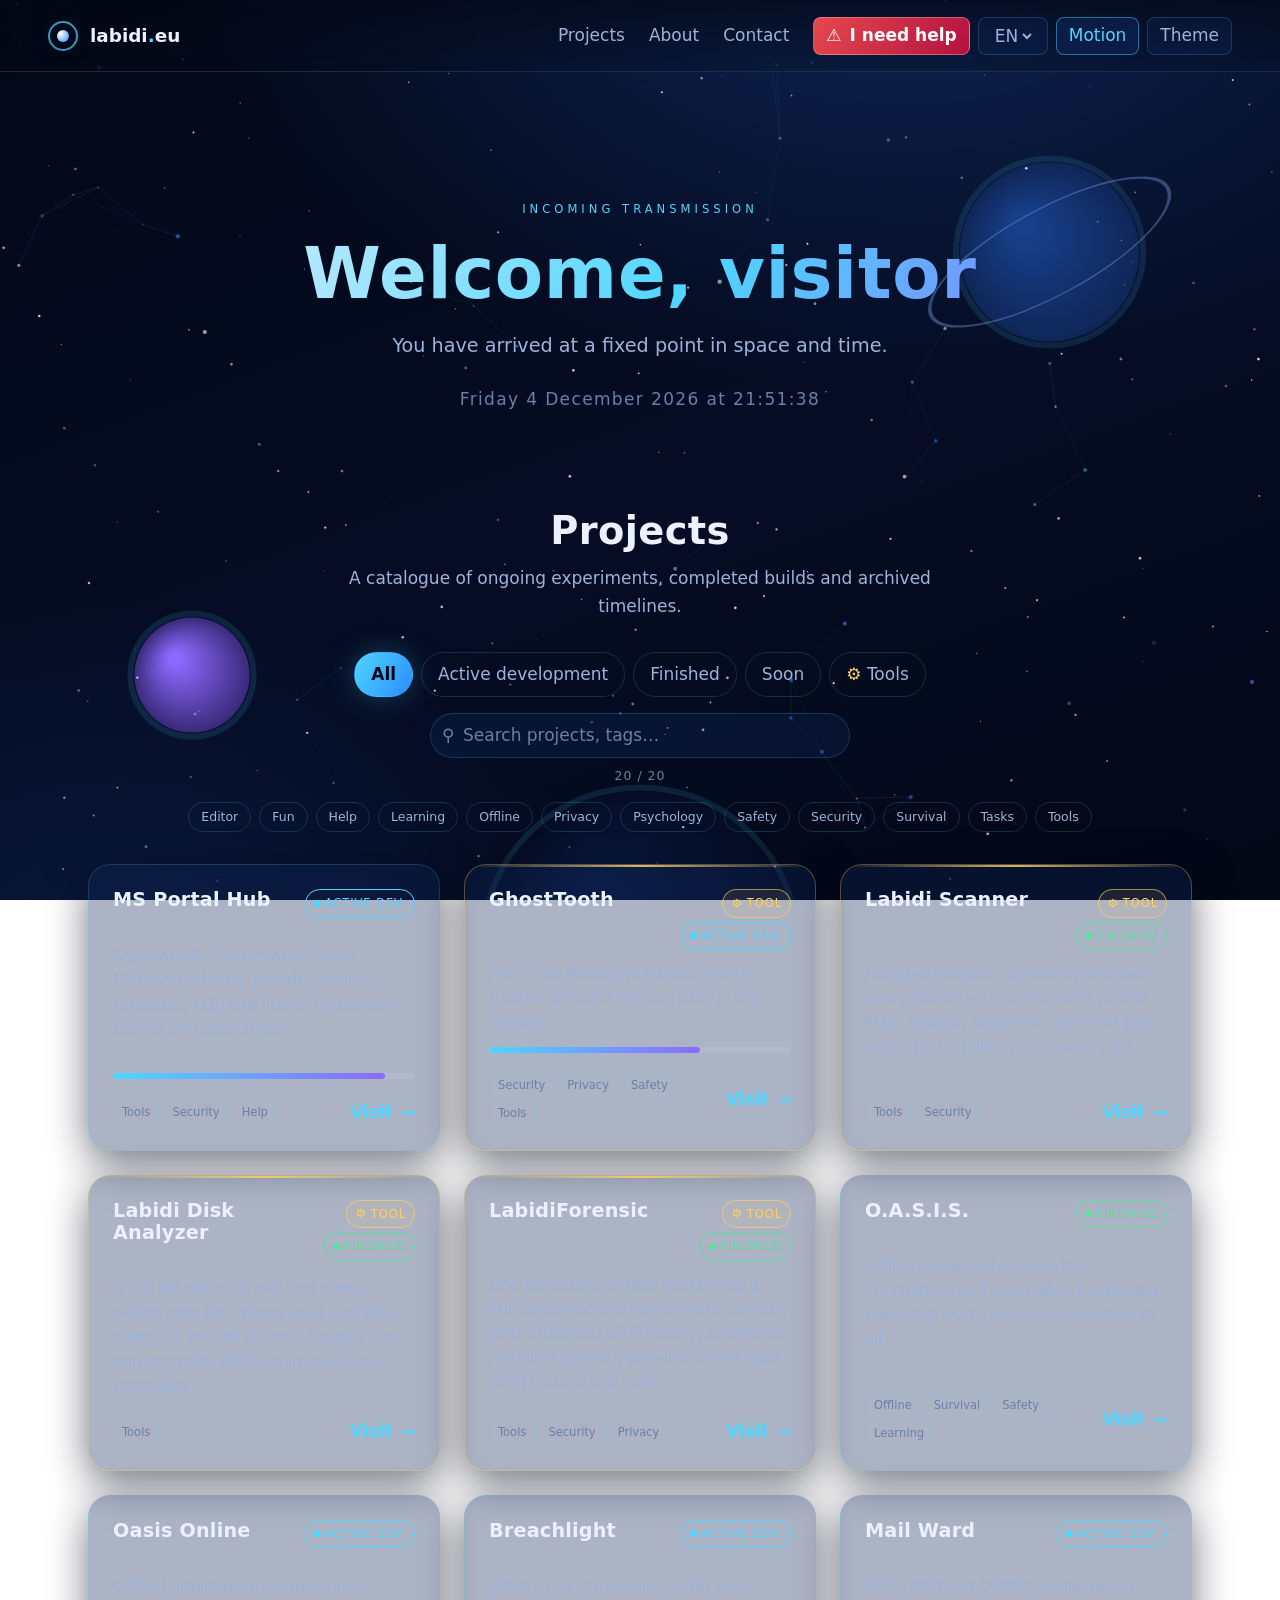
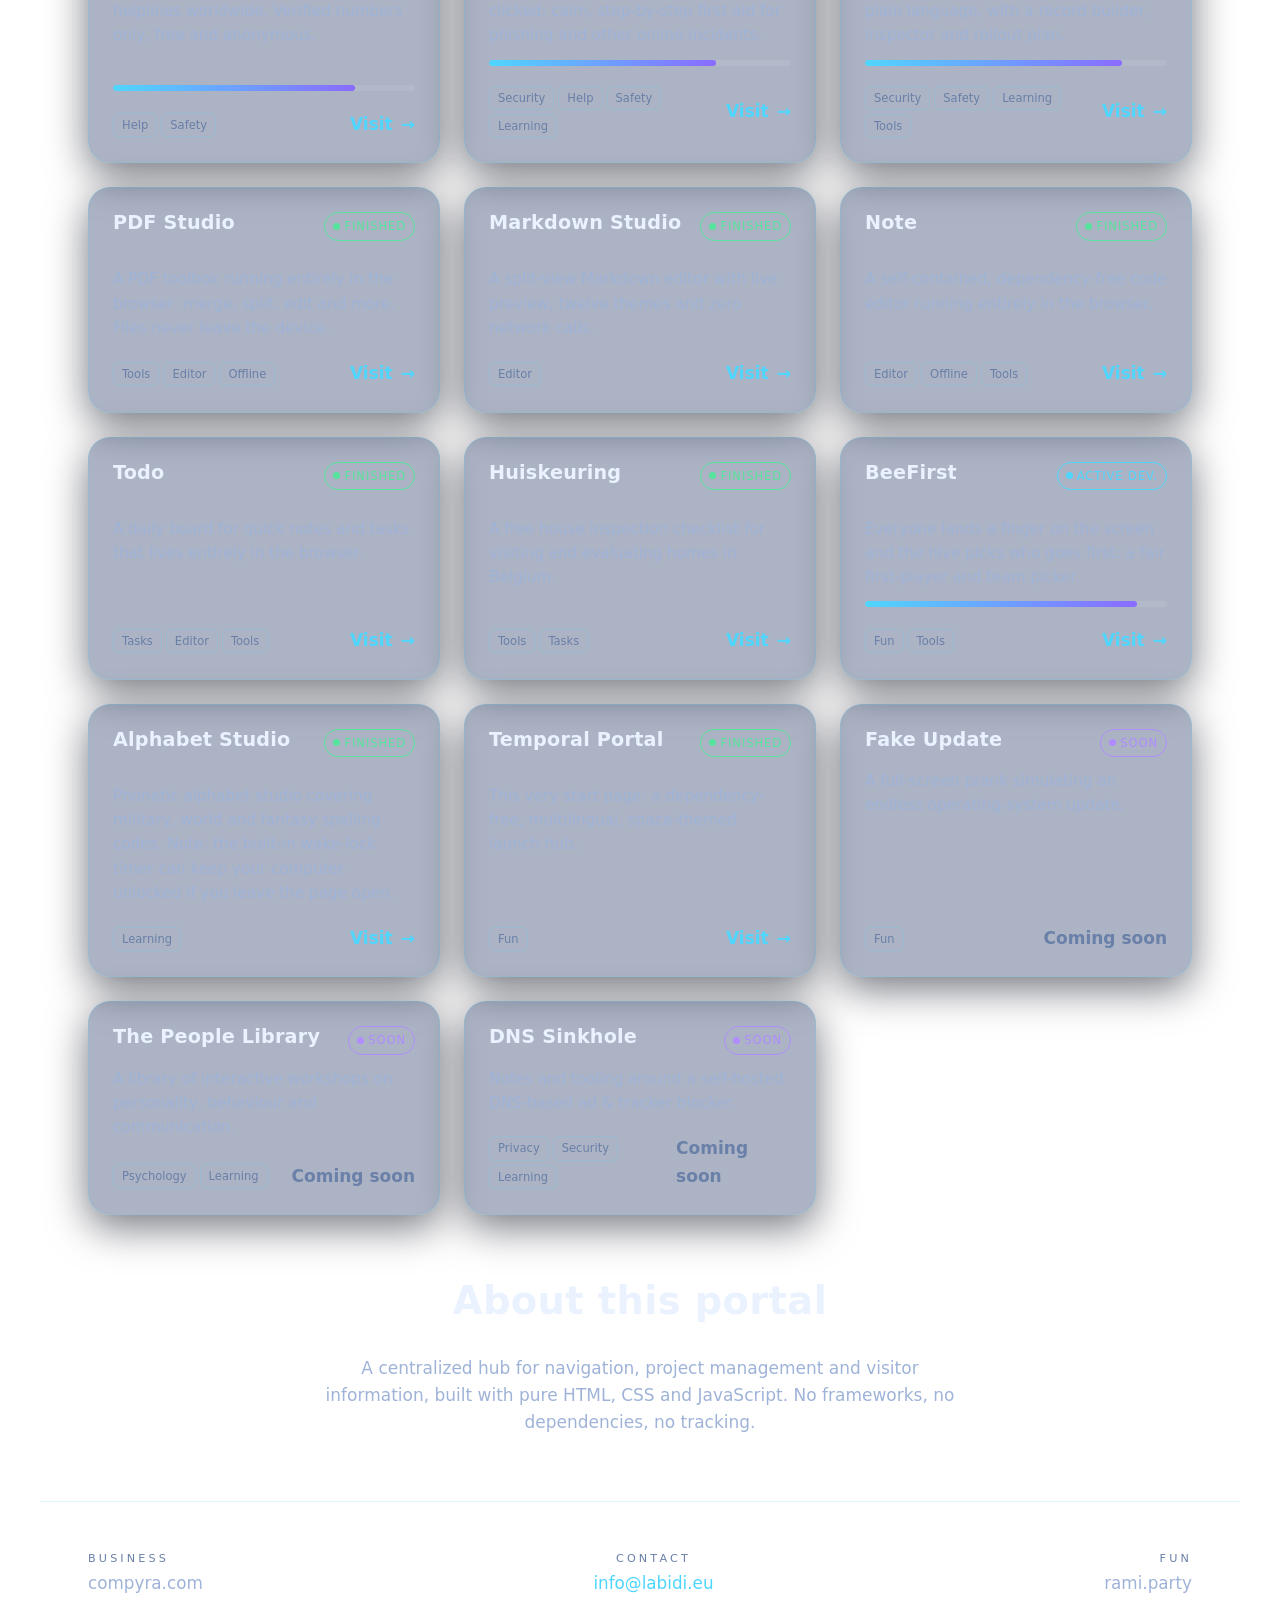
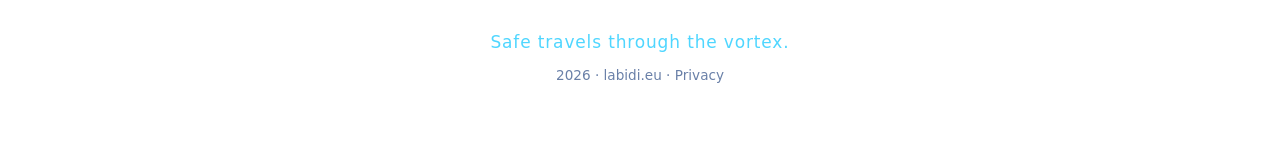
<file: index.html>
<!DOCTYPE html>
<html lang="en" data-theme="dark">
<head>
    <meta charset="UTF-8">
    <meta name="viewport" content="width=device-width, initial-scale=1.0">
    <meta name="description" content="labidi.eu: a futuristic portal for projects, navigation and temporal exploration.">
    <meta name="theme-color" content="#0a1a3f">
    <meta name="color-scheme" content="dark light">
    <title>labidi.eu // Temporal Portal</title>

    <link rel="icon" href="data:image/svg+xml,%3Csvg xmlns='http://www.w3.org/2000/svg' viewBox='0 0 100 100'%3E%3Ctext y='.9em' font-size='90'%3E%F0%9F%9B%B8%3C/text%3E%3C/svg%3E">

    <link rel="stylesheet" href="css/variables.css">
    <link rel="stylesheet" href="css/base.css">
    <link rel="stylesheet" href="css/layout.css">
    <link rel="stylesheet" href="css/components.css">
    <link rel="stylesheet" href="css/animations.css">
    <link rel="stylesheet" href="css/responsive.css">
</head>
<body>
    <!-- Background canvas: space particles + planets -->
    <canvas id="space-canvas" aria-hidden="true"></canvas>

    <!-- Skip link for accessibility -->
    <a class="skip-link" href="#main">Skip to content</a>

    <!-- ===================== HEADER ===================== -->
    <header class="site-header" role="banner">
        <div class="brand">
            <span class="brand__mark" aria-hidden="true">
                <span class="brand__ring"></span>
                <span class="brand__core"></span>
            </span>
            <span class="brand__name">labidi<span class="brand__dot">.</span>eu</span>
        </div>

        <nav class="main-nav" aria-label="Primary">
            <ul class="main-nav__list">
                <li><a class="main-nav__link" href="#projects" data-i18n="nav.projects">Projects</a></li>
                <li><a class="main-nav__link" href="#about" data-i18n="nav.about">About</a></li>
                <li><a class="main-nav__link" href="#contact" data-i18n="nav.contact">Contact</a></li>
            </ul>
        </nav>

        <div class="header-controls">
            <button id="sos-open" class="control control--btn control--sos" type="button">
                <span aria-hidden="true">&#9888;</span>
                <span data-i18n="sos.button">I need help</span>
            </button>

            <label class="control control--select" for="lang-select">
                <span class="sr-only" data-i18n="controls.language">Language</span>
                <select id="lang-select" aria-label="Language">
                    <option value="en">EN</option>
                    <option value="fr">FR</option>
                    <option value="de">DE</option>
                    <option value="ar">AR</option>
                </select>
            </label>

            <button id="motion-toggle" class="control control--btn" type="button" aria-pressed="false">
                <span data-i18n="controls.motion">Motion</span>
            </button>

            <button id="theme-toggle" class="control control--btn" type="button" aria-pressed="false">
                <span data-i18n="controls.theme">Theme</span>
            </button>
        </div>
    </header>

    <!-- ===================== MAIN ===================== -->
    <main id="main" class="site-main">

        <!-- Welcome banner -->
        <section class="welcome" aria-labelledby="welcome-title">
            <p class="welcome__eyebrow" data-i18n="welcome.eyebrow">Incoming transmission</p>
            <h1 id="welcome-title" class="welcome__title">
                <span data-i18n="welcome.greeting">Welcome, visitor</span>
            </h1>
            <p class="welcome__subtitle" data-i18n="welcome.subtitle">
                You have arrived at a fixed point in space and time.
            </p>
            <p class="welcome__clock" id="clock" aria-live="polite"></p>
        </section>

        <!-- Projects -->
        <section id="projects" class="projects" aria-labelledby="projects-title">
            <div class="section-head">
                <h2 id="projects-title" class="section-head__title" data-i18n="projects.title">Projects</h2>
                <p class="section-head__lead" data-i18n="projects.lead">
                    A catalogue of ongoing experiments, completed builds and archived timelines.
                </p>
            </div>

            <div class="filters" role="group" aria-label="Filter projects">
                <button class="filter is-active" type="button" data-filter="all" data-i18n="filters.all">All</button>
                <button class="filter" type="button" data-filter="active" data-i18n="filters.active">Active</button>
                <button class="filter" type="button" data-filter="finished" data-i18n="filters.finished">Finished</button>
                <button class="filter" type="button" data-filter="soon" data-i18n="filters.soon">Soon</button>
                <button class="filter filter--tools" type="button" data-filter="tools" data-i18n="filters.tools">Tools</button>
            </div>

            <div class="project-search">
                <label class="sr-only" for="project-search-input" data-i18n="search.label">Search projects</label>
                <div class="project-search__field">
                    <span class="project-search__icon" aria-hidden="true">&#9906;</span>
                    <input id="project-search-input" class="project-search__input" type="search"
                           autocomplete="off" spellcheck="false"
                           placeholder="Search projects, tags&hellip;"
                           data-i18n-placeholder="search.placeholder">
                </div>
                <p id="project-count" class="project-search__count" aria-live="polite"></p>
            </div>

            <div class="tagbar">
                <div id="tag-cloud" class="tag-cloud" role="group"
                     aria-label="Filter by tag" data-i18n-aria-label="tags.label"></div>
                <button id="tag-clear" class="tag-chip tag-chip--clear" type="button" hidden
                        data-i18n="tags.clear">Clear tags</button>
            </div>

            <ul id="project-grid" class="project-grid"></ul>
        </section>

        <!-- About -->
        <section id="about" class="about" aria-labelledby="about-title">
            <div class="section-head">
                <h2 id="about-title" class="section-head__title" data-i18n="about.title">About this portal</h2>
            </div>
            <p class="about__text" data-i18n="about.text">
                A centralized hub for navigation, project management and visitor information,
                built with pure HTML, CSS and JavaScript. No frameworks, no dependencies, no tracking.
            </p>
        </section>
    </main>

    <!-- ===================== URGENT HELP DIALOG ===================== -->
    <dialog id="sos-dialog" class="sos-dialog" aria-labelledby="sos-title">
        <div class="sos-dialog__body">
            <div class="sos-dialog__head">
                <h2 id="sos-title" class="sos-dialog__title" data-i18n="sos.title">Need help right now?</h2>
                <button id="sos-close" class="sos-dialog__close" type="button"
                        aria-label="Close" data-i18n-aria-label="sos.close">&#10005;</button>
            </div>
            <p class="sos-dialog__lead" data-i18n="sos.lead">Pick the situation that matches yours.</p>

            <div class="sos-options">
                <a class="sos-option" href="https://help.labidi.eu" rel="noopener noreferrer">
                    <span class="sos-option__title" data-i18n="sos.online.title">I need someone, right now</span>
                    <span class="sos-option__desc" data-i18n="sos.online.desc">Society is working and you have network access. Find official helplines and someone to talk to.</span>
                    <span class="sos-option__domain">help.labidi.eu</span>
                </a>
                <a class="sos-option" href="https://oasis.labidi.eu" rel="noopener noreferrer">
                    <span class="sos-option__title" data-i18n="sos.offline.title">Society is not OK, or I have no network</span>
                    <span class="sos-option__desc" data-i18n="sos.offline.desc">An offline survival guide with the knowledge to keep going when nothing else works.</span>
                    <span class="sos-option__domain">oasis.labidi.eu</span>
                </a>
                <a class="sos-option" href="https://breach.labidi.eu" rel="noopener noreferrer">
                    <span class="sos-option__title" data-i18n="sos.cyber.title">I got phished, hacked or scammed</span>
                    <span class="sos-option__desc" data-i18n="sos.cyber.desc">First aid for online incidents: what to do the moment after you clicked.</span>
                    <span class="sos-option__domain">breach.labidi.eu</span>
                </a>
            </div>

            <p class="sos-dialog__contact">
                <span data-i18n="sos.contact">Something else going on? Contact me and I will see what I can do to help.</span>
                <a class="sos-dialog__mail" href="mailto:info@labidi.eu">info@labidi.eu</a>
            </p>
        </div>
    </dialog>

    <!-- ===================== FOOTER ===================== -->
    <footer id="contact" class="site-footer" role="contentinfo">
        <div class="footer-realms">
            <a class="footer-realm footer-realm--business" href="https://compyra.com"
               target="_blank" rel="noopener noreferrer">
                <span class="footer-realm__label" data-i18n="footer.business">Business</span>
                <span class="footer-realm__name">compyra.com</span>
            </a>

            <div class="footer-contact">
                <span class="footer-contact__label" data-i18n="footer.contact">Contact</span>
                <a class="footer-contact__mail" href="mailto:info@labidi.eu">info@labidi.eu</a>
            </div>

            <a class="footer-realm footer-realm--fun" href="https://rami.party"
               target="_blank" rel="noopener noreferrer">
                <span class="footer-realm__label" data-i18n="footer.fun">Fun</span>
                <span class="footer-realm__name">rami.party</span>
            </a>
        </div>

        <p class="site-footer__message" data-i18n="footer.message">
            Safe travels through the vortex.
        </p>
        <p class="site-footer__meta">
            <span id="footer-year"></span> &middot; labidi.eu &middot;
            <a class="site-footer__privacy" href="/privacy.html" data-i18n="footer.privacy">Privacy</a>
        </p>
    </footer>

    <!-- Scripts: order matters (data + i18n before main) -->
    <script src="js/i18n.js" defer></script>
    <script src="js/egg.js" defer></script>
    <script src="js/projects.js" defer></script>
    <script src="js/particles.js" defer></script>
    <script src="js/main.js" defer></script>
</body>
</html>
</file>
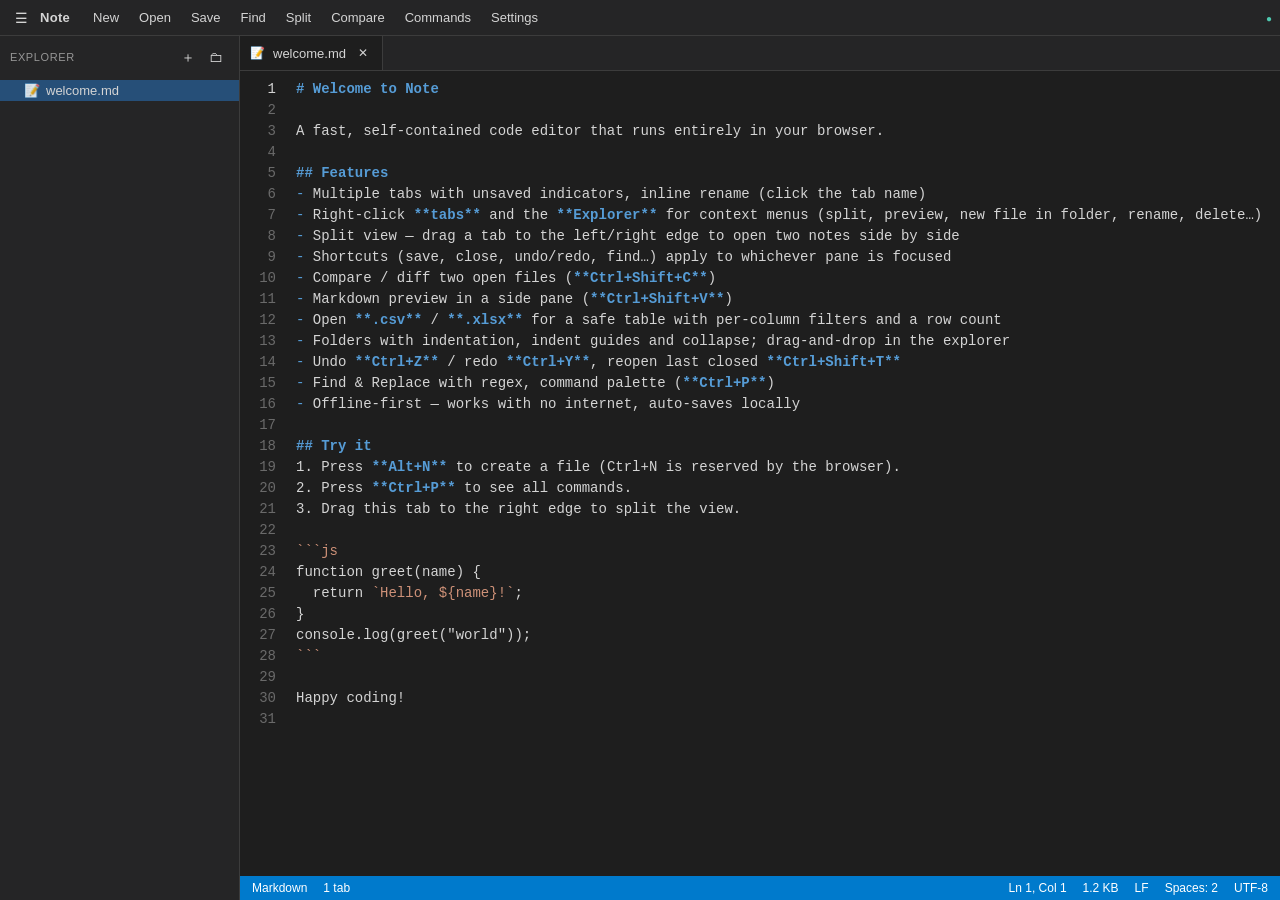
<file: testing/notepad/index.html>
<!DOCTYPE html>
<html lang="en">
<head>
  <meta charset="UTF-8" />
  <meta name="viewport" content="width=device-width, initial-scale=1.0, viewport-fit=cover" />
  <meta name="theme-color" content="#1e1e1e" />
  <meta name="description" content="A fast, self-contained, offline-first web code editor." />
  <title>Note — Web Code Editor</title>
  <link rel="icon" href="data:image/svg+xml,%3Csvg xmlns='http://www.w3.org/2000/svg' viewBox='0 0 100 100'%3E%3Crect width='100' height='100' rx='18' fill='%23007acc'/%3E%3Ctext x='50' y='72' font-size='64' text-anchor='middle' fill='white' font-family='monospace'%3E%7B%7D%3C/text%3E%3C/svg%3E" />
  <link rel="manifest" href="manifest.webmanifest" />
  <link rel="stylesheet" href="style.css" />
</head>
<body>
  <!-- ===== Menu / Toolbar ===== -->
  <header class="titlebar" role="banner">
    <div class="titlebar__left">
      <button class="icon-btn" id="toggleSidebar" title="Toggle Explorer (Ctrl+B)" aria-label="Toggle file explorer">☰</button>
      <span class="titlebar__brand">Note</span>
      <nav class="menu" aria-label="Main menu">
        <button class="menu__btn" data-cmd="file.new">New</button>
        <button class="menu__btn" data-cmd="file.open">Open</button>
        <button class="menu__btn" data-cmd="file.save">Save</button>
        <button class="menu__btn" data-cmd="edit.find">Find</button>
        <button class="menu__btn" data-cmd="view.splitFile">Split</button>
        <button class="menu__btn" data-cmd="edit.compare">Compare</button>
        <button class="menu__btn" data-cmd="view.palette">Commands</button>
        <button class="menu__btn" data-cmd="app.settings">Settings</button>
      </nav>
    </div>
    <div class="titlebar__right">
      <span class="conn" id="connStatus" title="Connection status">●</span>
    </div>
  </header>

  <!-- ===== Main layout ===== -->
  <div class="workbench">
    <!-- File explorer -->
    <aside class="sidebar" id="sidebar" aria-label="File explorer">
      <div class="sidebar__head">
        <span>Explorer</span>
        <div class="sidebar__actions">
          <button class="icon-btn" data-cmd="file.new" title="New file">＋</button>
          <button class="icon-btn" data-cmd="file.newFolder" title="New folder">🗀</button>
        </div>
      </div>
      <ul class="filetree" id="fileTree" role="tree"></ul>
    </aside>

    <!-- Editor area -->
    <main class="editor-area" role="main">
      <div class="tabs" id="tabs" role="tablist" aria-label="Open files"></div>

      <div class="panes" id="panes">
        <!-- Primary pane -->
        <section class="pane pane--primary" id="panePrimary">
          <div class="editor-wrap">
            <!-- Find / Replace widget -->
            <div class="find" id="findWidget" hidden>
              <div class="find__row">
                <input type="text" id="findInput" placeholder="Find" aria-label="Find" autocomplete="off" spellcheck="false" />
                <span class="find__count" id="findCount">0/0</span>
                <button class="icon-btn" id="findPrev" title="Previous (Shift+Enter)">▲</button>
                <button class="icon-btn" id="findNext" title="Next (Enter)">▼</button>
                <button class="icon-btn toggle" id="findCase" title="Match case">Aa</button>
                <button class="icon-btn toggle" id="findWord" title="Whole word">￭</button>
                <button class="icon-btn toggle" id="findRegex" title="Use regular expression">.*</button>
                <button class="icon-btn" id="findClose" title="Close (Esc)">✕</button>
              </div>
              <div class="find__row">
                <input type="text" id="replaceInput" placeholder="Replace" aria-label="Replace" autocomplete="off" spellcheck="false" />
                <button class="text-btn" id="replaceOne">Replace</button>
                <button class="text-btn" id="replaceAll">All</button>
              </div>
            </div>

            <div class="code" id="codeHost">
              <div class="gutter" id="gutter" aria-hidden="true"></div>
              <div class="code__scroll" id="codeScroll">
                <pre class="highlight" id="highlight" aria-hidden="true"><code></code></pre>
                <textarea class="input" id="input" spellcheck="false" autocomplete="off" autocapitalize="off"
                  autocorrect="off" wrap="off" aria-label="Code editor"></textarea>
              </div>
            </div>

            <div class="empty" id="emptyState">
              <div class="empty__box">
                <h1>Note</h1>
                <p>A self-contained, offline code editor.</p>
                <ul>
                  <li><kbd>Alt</kbd>+<kbd>N</kbd> — New file</li>
                  <li><kbd>Ctrl</kbd>+<kbd>O</kbd> — Open file</li>
                  <li><kbd>Ctrl</kbd>+<kbd>S</kbd> — Save file</li>
                  <li><kbd>Ctrl</kbd>+<kbd>P</kbd> — Command palette</li>
                  <li><kbd>Ctrl</kbd>+<kbd>F</kbd> — Find / Replace</li>
                </ul>
                <button class="text-btn primary" data-cmd="file.new">Create a file</button>
              </div>
            </div>
          </div>
        </section>

        <!-- Splitter -->
        <div class="splitter" id="splitter" hidden role="separator" aria-orientation="vertical" tabindex="0" title="Drag to resize"></div>

        <!-- Secondary pane -->
        <section class="pane pane--secondary" id="paneSecondary" hidden>
          <div class="pane__head">
            <span class="pane__title" id="secTitle">Preview</span>
            <div class="pane__actions">
              <select id="secMode" class="pane__select" aria-label="Side pane mode">
                <option value="preview">Markdown Preview</option>
                <option value="table">Table View</option>
                <option value="diff">Compare / Diff</option>
                <option value="editor">Second File</option>
              </select>
              <select id="secFile" class="pane__select" aria-label="Second file" hidden></select>
              <button class="icon-btn" id="secClose" title="Close split (merge)">✕</button>
            </div>
          </div>
          <div class="pane__body" id="secBody"></div>
        </section>
      </div>

      <!-- Drag-to-split drop zones (shown while dragging a tab) -->
      <div class="dropzones" id="dropzones" hidden aria-hidden="true">
        <div class="dropzone dropzone--left" data-zone="left"><span>Split Left</span></div>
        <div class="dropzone dropzone--right" data-zone="right"><span>Split Right</span></div>
      </div>

      <!-- Status bar -->
      <footer class="statusbar" role="contentinfo">
        <div class="statusbar__pane statusbar__pane--primary active" id="statusPrimary" data-pane="primary">
          <div class="statusbar__left">
            <span id="stLang" class="st-item" title="Language">Plain Text</span>
            <span id="stTabs" class="st-item" title="Open tabs">0 tabs</span>
          </div>
          <div class="statusbar__right">
            <span id="stPos" class="st-item" title="Cursor position">Ln 1, Col 1</span>
            <span id="stSel" class="st-item" hidden></span>
            <span id="stSize" class="st-item" title="File size">0 B</span>
            <span id="stEol" class="st-item" title="End of line sequence">LF</span>
            <span id="stIndent" class="st-item" title="Indentation">Spaces: 2</span>
            <span id="stEnc" class="st-item" title="Encoding">UTF-8</span>
          </div>
        </div>
        <div class="statusbar__pane statusbar__pane--secondary" id="statusSecondary" data-pane="secondary" hidden>
          <div class="statusbar__left">
            <span id="stLang2" class="st-item" title="Language (right pane)">Plain Text</span>
          </div>
          <div class="statusbar__right">
            <span id="stPos2" class="st-item" title="Cursor position (right pane)">Ln 1, Col 1</span>
            <span id="stSel2" class="st-item" hidden></span>
            <span id="stSize2" class="st-item" title="File size (right pane)">0 B</span>
          </div>
        </div>
      </footer>
    </main>
  </div>

  <!-- ===== Command palette ===== -->
  <div class="overlay" id="paletteOverlay" hidden>
    <div class="palette" role="dialog" aria-modal="true" aria-label="Command palette">
      <input type="text" id="paletteInput" placeholder="Type a command…" autocomplete="off" spellcheck="false" />
      <ul class="palette__list" id="paletteList"></ul>
    </div>
  </div>

  <!-- ===== Settings ===== -->
  <div class="overlay" id="settingsOverlay" hidden>
    <div class="dialog" role="dialog" aria-modal="true" aria-label="Settings">
      <div class="dialog__head">
        <h2>Settings</h2>
        <button class="icon-btn" id="settingsClose" title="Close">✕</button>
      </div>
      <div class="dialog__body" id="settingsBody"></div>
    </div>
  </div>

  <!-- ===== Go to line ===== -->
  <div class="overlay" id="gotoOverlay" hidden>
    <div class="palette" role="dialog" aria-modal="true" aria-label="Go to line">
      <input type="text" id="gotoInput" placeholder="Go to line…" inputmode="numeric" autocomplete="off" />
    </div>
  </div>

  <!-- Hidden file input for opening files -->
  <input type="file" id="fileOpener" multiple hidden accept=".txt,.js,.mjs,.ts,.jsx,.tsx,.html,.htm,.xml,.svg,.css,.scss,.less,.json,.webmanifest,.md,.markdown,.py,.pyw,.ps1,.psm1,.csv,.xlsx,.xls,.log,.yml,.yaml,.sh,.c,.cpp,.java,.go,.rs,.rb,.php,.sql" />

  <!-- Toast notifications -->
  <div class="toasts" id="toasts" aria-live="polite"></div>

  <script src="app.js"></script>
</body>
</html>
</file>
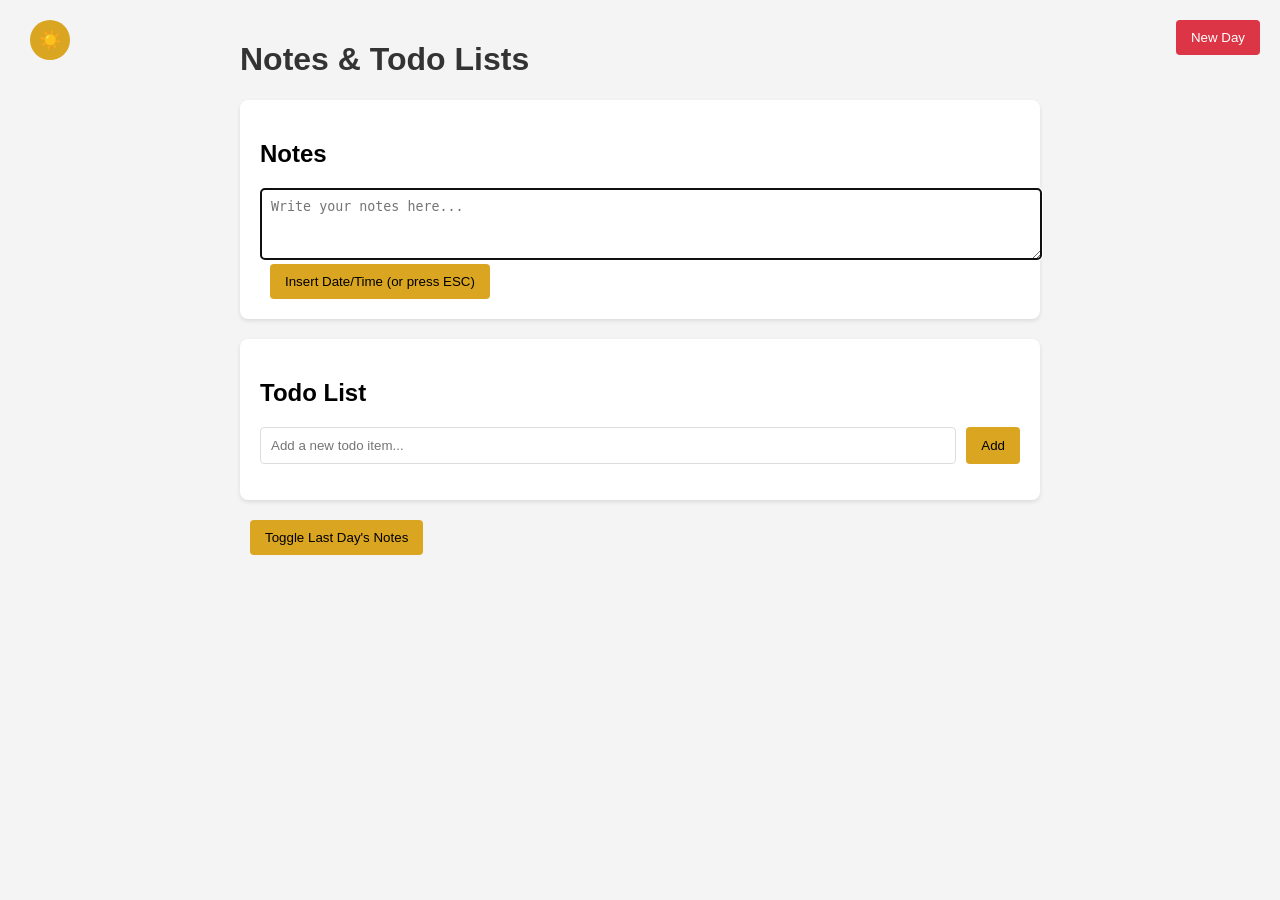
<file: testing/todo/index.html>
<!DOCTYPE html>
<html lang="en">
<head>
    <meta charset="UTF-8">
    <meta name="viewport" content="width=device-width, initial-scale=1.0">
    <title>Notes & Todo</title>
    <style>
        body {
            font-family: Arial, sans-serif;
            max-width: 800px;
            margin: 0 auto;
            padding: 20px;
            background-color: #f4f4f4;
        }
        h1 {
            color: #333;
        }
        .section {
            background: white;
            padding: 20px;
            margin-bottom: 20px;
            border-radius: 8px;
            box-shadow: 0 2px 4px rgba(0,0,0,0.1);
        }
        textarea {
            width: 100%;
            height: 200px;
            padding: 10px;
            border: 1px solid #ddd;
            border-radius: 4px;
            resize: vertical;
        }
        .todo-input {
            display: flex;
            margin-bottom: 10px;
        }
        input[type="text"] {
            flex: 1;
            padding: 10px;
            border: 1px solid #ddd;
            border-radius: 4px;
        }
        button {
            padding: 10px 15px;
            background: #DAA520;
            color: black;
            border: none;
            border-radius: 4px;
            cursor: pointer;
            margin-left: 10px;
        }
        button:hover {
            background: #B8860B;
        }
        ul {
            list-style: none;
            padding: 0;
        }
        li {
            display: flex;
            align-items: center;
            padding: 10px;
            border-bottom: 1px solid #eee;
        }
        li:last-child {
            border-bottom: none;
        }
        .todo-text {
            flex: 1;
        }
        .completed {
            text-decoration: line-through;
            color: #888;
        }
        .new-day-btn {
            position: absolute;
            top: 20px;
            right: 20px;
            padding: 10px 15px;
            background: #dc3545;
            color: white;
            border: none;
            border-radius: 4px;
            cursor: pointer;
        }
        .new-day-btn:hover {
            background: #c82333;
        }
        .dark-mode-toggle {
            position: absolute;
            top: 20px;
            left: 20px;
            padding: 10px;
            background: #DAA520;
            color: black;
            border: none;
            border-radius: 50%;
            cursor: pointer;
            font-size: 18px;
            width: 40px;
            height: 40px;
            display: flex;
            align-items: center;
            justify-content: center;
        }
        .dark-mode-toggle:hover {
            background: #B8860B;
        }
        body.dark-mode {
            background-color: #222;
            color: #fff;
        }
        body.dark-mode .section {
            background: #333;
            color: #fff;
        }
        body.dark-mode textarea,
        body.dark-mode input[type="text"] {
            background: #444;
            color: #fff;
            border: 1px solid #666;
        }
        body.dark-mode button {
            background: #555;
            color: #fff;
        }
        body.dark-mode button:hover {
            background: #666;
        }
        body.dark-mode .completed {
            color: #aaa;
        }
        body.dark-mode h1 {
            color: #DAA520;
        }
        body.dark-mode textarea[readonly] {
            background: #555;
            color: #fff;
        }
        /* Custom scrollbar */
        ::-webkit-scrollbar {
            width: 12px;
        }
        ::-webkit-scrollbar-track {
            background: #f1f1f1;
        }
        ::-webkit-scrollbar-thumb {
            background: #DAA520;
            border-radius: 6px;
        }
        ::-webkit-scrollbar-thumb:hover {
            background: #B8860B;
        }
        body.dark-mode ::-webkit-scrollbar-track {
            background: #333;
        }
        body.dark-mode ::-webkit-scrollbar-thumb {
            background: #DAA520;
        }
        body.dark-mode ::-webkit-scrollbar-thumb:hover {
            background: #B8860B;
        }
        /* Firefox scrollbar */
        * {
            scrollbar-width: thin;
            scrollbar-color: #DAA520 #f1f1f1;
        }
        body.dark-mode * {
            scrollbar-color: #DAA520 #333;
        }
    </style>
</head>
<body>
    <pre style="display: none;">
  /\_/\  
 ( o.o ) 
  > ^ < 
You're looking at my code! 😺
Lovely to see you here.
Have a great day!
Rami
    </pre>
    <h1>Notes & Todo Lists</h1>
    <button class="dark-mode-toggle" onclick="toggleDarkMode()">☀️</button>
    <button class="new-day-btn" onclick="newDay()">New Day</button>

    <div class="section">
        <h2>Notes</h2>
        <textarea id="notes" placeholder="Write your notes here..." autofocus></textarea>
        <button onclick="insertDateTime()" title="Insert Date/Time (or press ESC)">Insert Date/Time (or press ESC)</button>
    </div>

    <div class="section">
        <h2>Todo List</h2>
        <div class="todo-input">
            <input type="text" id="new-todo" placeholder="Add a new todo item...">
            <button onclick="addTodo()">Add</button>
        </div>
        <ul id="todo-list"></ul>
    </div>

    <script>
        // Load saved data on page load
        document.addEventListener('DOMContentLoaded', function() {
            loadNotes();
            loadTodos();
            if (localStorage.getItem('darkMode') === 'true') {
                document.body.classList.add('dark-mode');
            }
        });

        // Notes functionality
        const notesTextarea = document.getElementById('notes');

        function loadNotes() {
            const savedNotes = localStorage.getItem('notes');
            if (savedNotes) {
                notesTextarea.value = savedNotes;
            }
            autoResizeTextarea();
        }

        notesTextarea.addEventListener('input', function() {
            localStorage.setItem('notes', notesTextarea.value);
            autoResizeTextarea();
        });

        function insertDateTime() {
            const now = new Date();
            const dt = now.toLocaleString();
            notesTextarea.value += '\n' + dt;
            localStorage.setItem('notes', notesTextarea.value);
            autoResizeTextarea();
        }

        function autoResizeTextarea(textarea = notesTextarea) {
            textarea.style.height = 'auto';
            const maxHeight = window.innerHeight / 2;
            const scrollHeight = textarea.scrollHeight;
            const minHeight = textarea.id === 'last-day-notes' ? 250 : 0;
            textarea.style.height = Math.max(minHeight, Math.min(scrollHeight, maxHeight)) + 'px';
        }

        function newDay() {
            if (confirm("This will move current notes to 'Last Day's Notes' and clear them, keeping unfinished todos. Are you sure?")) {
                // Save current notes
                localStorage.setItem('last_day_notes', notesTextarea.value);
                // Clear notes
                notesTextarea.value = '';
                localStorage.setItem('notes', '');
                // Remove completed todos
                const lis = todoList.querySelectorAll('li');
                lis.forEach(li => {
                    if (li.querySelector('input[type="checkbox"]').checked) {
                        li.remove();
                    }
                });
                saveTodos();
                // Update last day section if visible
                const textarea = document.getElementById('last-day-notes');
                if (textarea) {
                    textarea.value = localStorage.getItem('last_day_notes');
                    autoResizeTextarea(textarea);
                }
            }
        }

        function toggleDarkMode() {
            document.body.classList.toggle('dark-mode');
            localStorage.setItem('darkMode', document.body.classList.contains('dark-mode'));
        }

        function toggleLastDayNotes() {
            const section = document.getElementById('last-day-section');
            const textarea = document.getElementById('last-day-notes');
            const lastNotes = localStorage.getItem('last_day_notes');
            if (lastNotes) {
                textarea.value = lastNotes;
                autoResizeTextarea(textarea);
                section.style.display = section.style.display === 'none' ? 'block' : 'none';
            } else {
                alert('No previous day\'s notes available.');
            }
        }

        // Todo functionality
        const todoInput = document.getElementById('new-todo');
        const todoList = document.getElementById('todo-list');

        function loadTodos() {
            const savedTodos = JSON.parse(localStorage.getItem('todos') || '[]');
            savedTodos.forEach(todo => addTodoToList(todo.text, todo.completed));
        }

        function addTodo() {
            const text = todoInput.value.trim();
            if (text) {
                addTodoToList(text, false);
                saveTodos();
                todoInput.value = '';
            }
        }

        function addTodoToList(text, completed) {
            const li = document.createElement('li');
            const checkbox = document.createElement('input');
            checkbox.type = 'checkbox';
            checkbox.checked = completed;
            checkbox.addEventListener('change', function() {
                span.classList.toggle('completed');
                saveTodos();
            });

            const span = document.createElement('span');
            span.className = 'todo-text';
            span.textContent = text;
            if (completed) span.classList.add('completed');
            span.addEventListener('click', function() {
                checkbox.click();
            });

            const deleteBtn = document.createElement('button');
            deleteBtn.textContent = 'Delete';
            deleteBtn.onclick = function() {
                li.remove();
                saveTodos();
            };

            li.appendChild(checkbox);
            li.appendChild(span);
            li.appendChild(deleteBtn);
            todoList.appendChild(li);
        }

        function saveTodos() {
            const todos = [];
            todoList.querySelectorAll('li').forEach(li => {
                const text = li.querySelector('.todo-text').textContent;
                const completed = li.querySelector('input[type="checkbox"]').checked;
                todos.push({ text, completed });
            });
            localStorage.setItem('todos', JSON.stringify(todos));
        }

        // Allow adding todo with Enter key
        todoInput.addEventListener('keypress', function(e) {
            if (e.key === 'Enter') {
                addTodo();
            }
        });

        // Insert date/time on ESC key
        document.addEventListener('keydown', function(e) {
            if (e.key === 'Escape') {
                insertDateTime();
            }
        });

        // Focus notes textarea when clicking elsewhere on the page
        document.addEventListener('click', function(e) {
            if (!e.target.matches('input, button, textarea')) {
                notesTextarea.focus();
            }
        });
    </script>

    <button onclick="toggleLastDayNotes()">Toggle Last Day's Notes</button>

    <div class="section" id="last-day-section" style="display: none;">
        <h2>Last Day's Notes</h2>
        <textarea id="last-day-notes" readonly></textarea>
    </div>

</body>
</html>
</file>
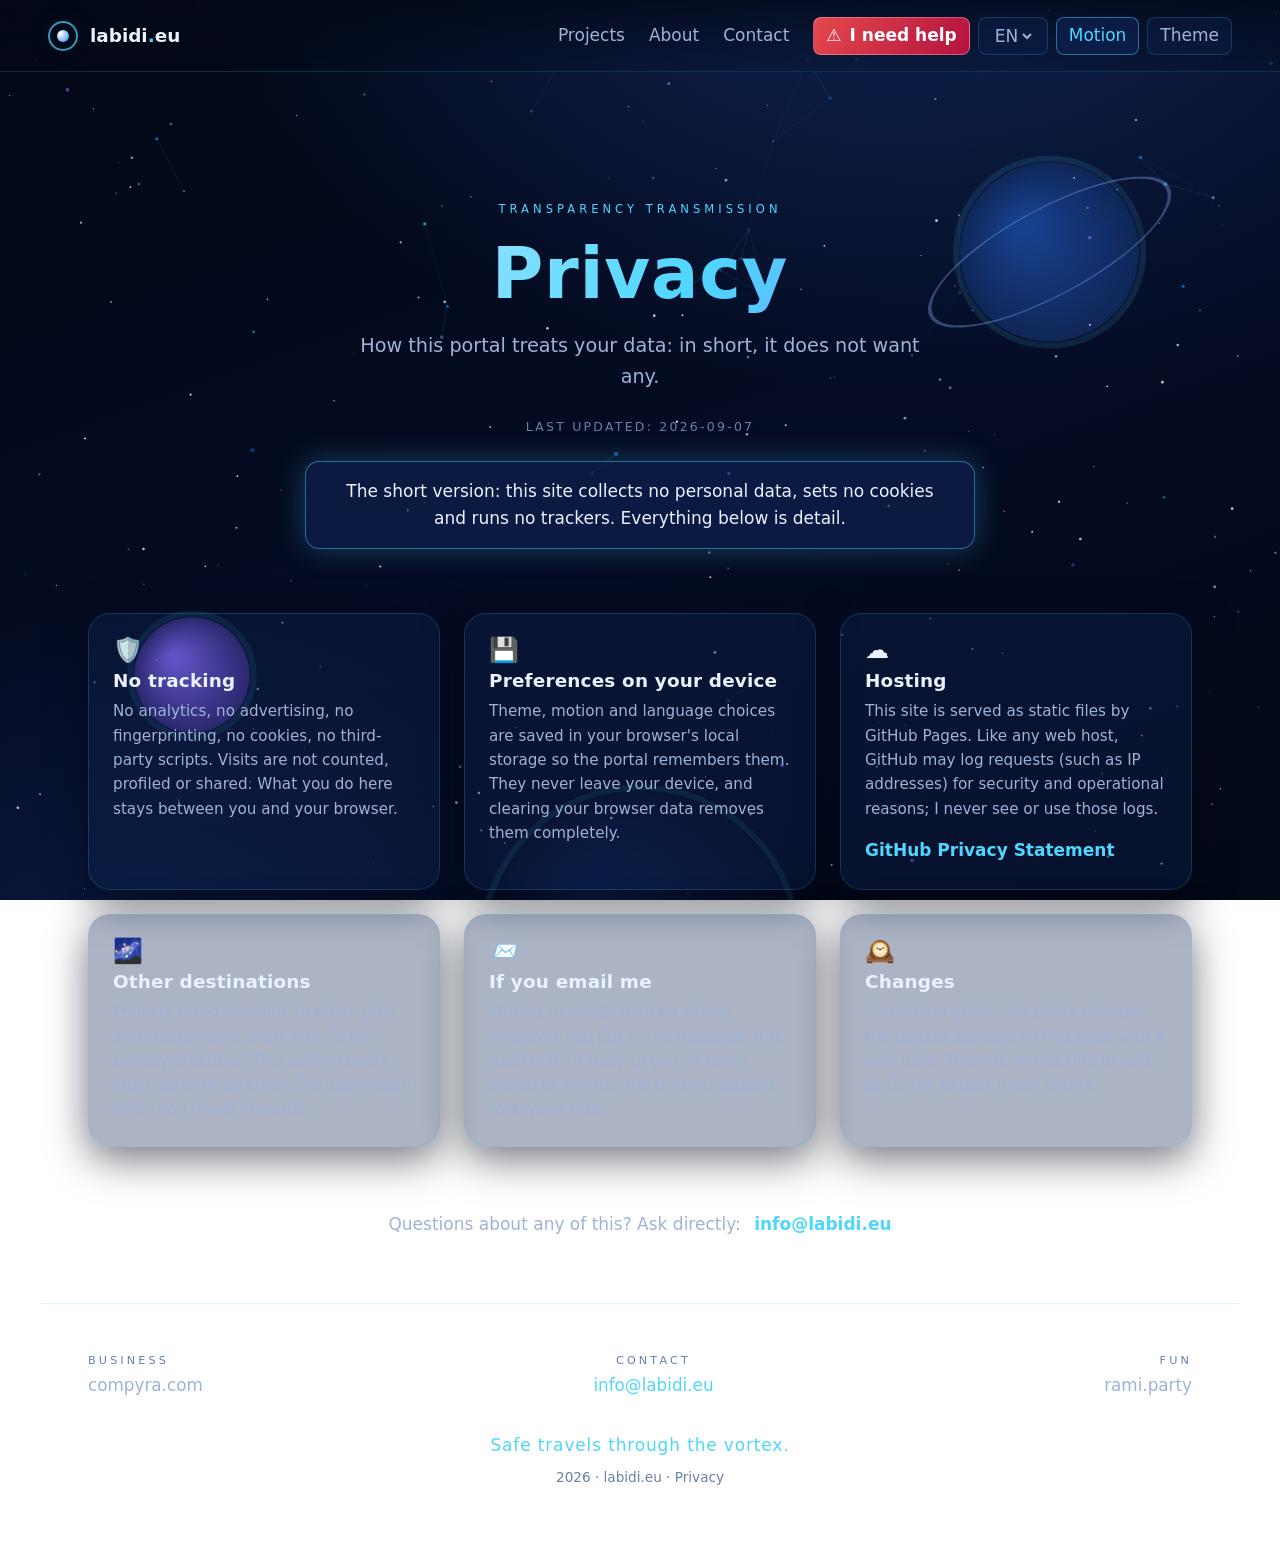
<file: privacy.html>
<!DOCTYPE html>
<html lang="en" data-theme="dark">
<head>
    <meta charset="UTF-8">
    <meta name="viewport" content="width=device-width, initial-scale=1.0">
    <meta name="description" content="Privacy policy for labidi.eu: no tracking, no cookies, no analytics. Your preferences stay in your browser.">
    <meta name="theme-color" content="#0a1a3f">
    <meta name="color-scheme" content="dark light">
    <title>labidi.eu // Privacy</title>

    <link rel="icon" href="data:image/svg+xml,%3Csvg xmlns='http://www.w3.org/2000/svg' viewBox='0 0 100 100'%3E%3Ctext y='.9em' font-size='90'%3E%F0%9F%9B%B8%3C/text%3E%3C/svg%3E">

    <link rel="stylesheet" href="/css/variables.css">
    <link rel="stylesheet" href="/css/base.css">
    <link rel="stylesheet" href="/css/layout.css">
    <link rel="stylesheet" href="/css/components.css">
    <link rel="stylesheet" href="/css/animations.css">
    <link rel="stylesheet" href="/css/responsive.css">
    <link rel="stylesheet" href="/css/pages.css">
</head>
<body>
    <!-- Background canvas: space particles + planets -->
    <canvas id="space-canvas" aria-hidden="true"></canvas>

    <!-- Skip link for accessibility -->
    <a class="skip-link" href="#main">Skip to content</a>

    <!-- ===================== HEADER ===================== -->
    <header class="site-header" role="banner">
        <a class="brand" href="/">
            <span class="brand__mark" aria-hidden="true">
                <span class="brand__ring"></span>
                <span class="brand__core"></span>
            </span>
            <span class="brand__name">labidi<span class="brand__dot">.</span>eu</span>
        </a>

        <nav class="main-nav" aria-label="Primary">
            <ul class="main-nav__list">
                <li><a class="main-nav__link" href="/#projects" data-i18n="nav.projects">Projects</a></li>
                <li><a class="main-nav__link" href="/#about" data-i18n="nav.about">About</a></li>
                <li><a class="main-nav__link" href="/#contact" data-i18n="nav.contact">Contact</a></li>
            </ul>
        </nav>

        <div class="header-controls">
            <button id="sos-open" class="control control--btn control--sos" type="button">
                <span aria-hidden="true">&#9888;</span>
                <span data-i18n="sos.button">I need help</span>
            </button>

            <label class="control control--select" for="lang-select">
                <span class="sr-only" data-i18n="controls.language">Language</span>
                <select id="lang-select" aria-label="Language">
                    <option value="en">EN</option>
                    <option value="fr">FR</option>
                    <option value="de">DE</option>
                    <option value="ar">AR</option>
                </select>
            </label>

            <button id="motion-toggle" class="control control--btn" type="button" aria-pressed="false">
                <span data-i18n="controls.motion">Motion</span>
            </button>

            <button id="theme-toggle" class="control control--btn" type="button" aria-pressed="false">
                <span data-i18n="controls.theme">Theme</span>
            </button>
        </div>
    </header>

    <!-- ===================== MAIN ===================== -->
    <main id="main" class="site-main">

        <!-- Hero -->
        <section class="welcome welcome--compact" aria-labelledby="privacy-title">
            <p class="welcome__eyebrow" data-i18n="privacy.eyebrow">Transparency transmission</p>
            <h1 id="privacy-title" class="welcome__title" data-i18n="privacy.title">Privacy</h1>
            <p class="welcome__subtitle" data-i18n="privacy.subtitle">
                How this portal treats your data: in short, it does not want any.
            </p>
            <p class="privacy-updated">
                <span data-i18n="privacy.updated">Last updated</span>:
                <time datetime="2026-09-07">2026-09-07</time>
            </p>
            <p class="privacy-tldr" data-i18n="privacy.tldr">
                The short version: this site collects no personal data, sets no cookies
                and runs no trackers. Everything below is detail.
            </p>
        </section>

        <!-- Policy cards -->
        <section class="privacy" aria-label="Policy details">
            <ul class="privacy-grid">
                <li class="privacy-card">
                    <span class="privacy-card__icon" aria-hidden="true">&#x1F6E1;&#xFE0F;</span>
                    <h2 class="privacy-card__title" data-i18n="privacy.tracking.title">No tracking</h2>
                    <p class="privacy-card__text" data-i18n="privacy.tracking.text">
                        No analytics, no advertising, no fingerprinting, no cookies, no
                        third-party scripts. Visits are not counted, profiled or shared.
                        What you do here stays between you and your browser.
                    </p>
                </li>

                <li class="privacy-card">
                    <span class="privacy-card__icon" aria-hidden="true">&#x1F4BE;</span>
                    <h2 class="privacy-card__title" data-i18n="privacy.storage.title">Preferences on your device</h2>
                    <p class="privacy-card__text" data-i18n="privacy.storage.text">
                        Theme, motion and language choices are saved in your browser's
                        local storage so the portal remembers them. They never leave your
                        device, and clearing your browser data removes them completely.
                    </p>
                </li>

                <li class="privacy-card">
                    <span class="privacy-card__icon" aria-hidden="true">&#x2601;&#xFE0F;</span>
                    <h2 class="privacy-card__title" data-i18n="privacy.hosting.title">Hosting</h2>
                    <p class="privacy-card__text" data-i18n="privacy.hosting.text">
                        This site is served as static files by GitHub Pages. Like any web
                        host, GitHub may log requests (such as IP addresses) for security
                        and operational reasons; I never see or use those logs.
                    </p>
                    <a class="privacy-card__link"
                       href="https://docs.github.com/en/site-policy/privacy-policies/github-privacy-statement"
                       target="_blank" rel="noopener noreferrer"
                       data-i18n="privacy.hosting.link">GitHub Privacy Statement</a>
                </li>

                <li class="privacy-card">
                    <span class="privacy-card__icon" aria-hidden="true">&#x1F30C;</span>
                    <h2 class="privacy-card__title" data-i18n="privacy.links.title">Other destinations</h2>
                    <p class="privacy-card__text" data-i18n="privacy.links.text">
                        Projects listed here link to other sites and subdomains, each with
                        its own privacy practices. This policy covers labidi.eu only, so
                        check the destination when you travel onwards.
                    </p>
                </li>

                <li class="privacy-card">
                    <span class="privacy-card__icon" aria-hidden="true">&#x1F4E8;</span>
                    <h2 class="privacy-card__title" data-i18n="privacy.email.title">If you email me</h2>
                    <p class="privacy-card__text" data-i18n="privacy.email.text">
                        Writing to info@labidi.eu shares whatever you put in the message.
                        It is used only to reply to you, is never added to any list and is
                        never passed to anyone else.
                    </p>
                </li>

                <li class="privacy-card">
                    <span class="privacy-card__icon" aria-hidden="true">&#x1F570;&#xFE0F;</span>
                    <h2 class="privacy-card__title" data-i18n="privacy.changes.title">Changes</h2>
                    <p class="privacy-card__text" data-i18n="privacy.changes.text">
                        If anything about this policy changes, the update appears on this
                        page with a new date. There is no tracking to add, so do not
                        expect much drama.
                    </p>
                </li>
            </ul>
        </section>

        <!-- Contact -->
        <p class="privacy-contact">
            <span data-i18n="privacy.contact">Questions about any of this? Ask directly:</span>
            <a class="privacy-contact__mail" href="mailto:info@labidi.eu">info@labidi.eu</a>
        </p>
    </main>

    <!-- ===================== URGENT HELP DIALOG ===================== -->
    <dialog id="sos-dialog" class="sos-dialog" aria-labelledby="sos-title">
        <div class="sos-dialog__body">
            <div class="sos-dialog__head">
                <h2 id="sos-title" class="sos-dialog__title" data-i18n="sos.title">Need help right now?</h2>
                <button id="sos-close" class="sos-dialog__close" type="button"
                        aria-label="Close" data-i18n-aria-label="sos.close">&#10005;</button>
            </div>
            <p class="sos-dialog__lead" data-i18n="sos.lead">Pick the situation that matches yours.</p>

            <div class="sos-options">
                <a class="sos-option" href="https://help.labidi.eu" rel="noopener noreferrer">
                    <span class="sos-option__title" data-i18n="sos.online.title">I need someone, right now</span>
                    <span class="sos-option__desc" data-i18n="sos.online.desc">Society is working and you have network access. Find official helplines and someone to talk to.</span>
                    <span class="sos-option__domain">help.labidi.eu</span>
                </a>
                <a class="sos-option" href="https://oasis.labidi.eu" rel="noopener noreferrer">
                    <span class="sos-option__title" data-i18n="sos.offline.title">Society is not OK, or I have no network</span>
                    <span class="sos-option__desc" data-i18n="sos.offline.desc">An offline survival guide with the knowledge to keep going when nothing else works.</span>
                    <span class="sos-option__domain">oasis.labidi.eu</span>
                </a>
                <a class="sos-option" href="https://breach.labidi.eu" rel="noopener noreferrer">
                    <span class="sos-option__title" data-i18n="sos.cyber.title">I got phished, hacked or scammed</span>
                    <span class="sos-option__desc" data-i18n="sos.cyber.desc">First aid for online incidents: what to do the moment after you clicked.</span>
                    <span class="sos-option__domain">breach.labidi.eu</span>
                </a>
            </div>

            <p class="sos-dialog__contact">
                <span data-i18n="sos.contact">Something else going on? Contact me and I will see what I can do to help.</span>
                <a class="sos-dialog__mail" href="mailto:info@labidi.eu">info@labidi.eu</a>
            </p>
        </div>
    </dialog>

    <!-- ===================== FOOTER ===================== -->
    <footer id="contact" class="site-footer" role="contentinfo">
        <div class="footer-realms">
            <a class="footer-realm footer-realm--business" href="https://compyra.com"
               target="_blank" rel="noopener noreferrer">
                <span class="footer-realm__label" data-i18n="footer.business">Business</span>
                <span class="footer-realm__name">compyra.com</span>
            </a>

            <div class="footer-contact">
                <span class="footer-contact__label" data-i18n="footer.contact">Contact</span>
                <a class="footer-contact__mail" href="mailto:info@labidi.eu">info@labidi.eu</a>
            </div>

            <a class="footer-realm footer-realm--fun" href="https://rami.party"
               target="_blank" rel="noopener noreferrer">
                <span class="footer-realm__label" data-i18n="footer.fun">Fun</span>
                <span class="footer-realm__name">rami.party</span>
            </a>
        </div>

        <p class="site-footer__message" data-i18n="footer.message">
            Safe travels through the vortex.
        </p>
        <p class="site-footer__meta">
            <span id="footer-year"></span> &middot; labidi.eu &middot;
            <a class="site-footer__privacy" href="/privacy.html" data-i18n="footer.privacy">Privacy</a>
        </p>
    </footer>

    <!-- Scripts: order matters (i18n before main) -->
    <script src="/js/i18n.js" defer></script>
    <script src="/js/particles.js" defer></script>
    <script src="/js/main.js" defer></script>
</body>
</html>
</file>
<file: css/variables.css>
/* ============================================================
   variables.css - Design tokens
   ============================================================ */

:root {
    /* Core palette: deep space blues */
    --space-900: #030816;
    --space-800: #050c24;
    --space-700: #0a1a3f;
    --space-600: #0f2657;
    --space-500: #17408b;

    /* Accents: temporal glow */
    --glow-cyan: #4fd6ff;
    --glow-blue: #2b8bff;
    --glow-purple: #8a6bff;
    --glow-gold: #ffd166;

    /* Text */
    --text-primary: #eaf2ff;
    --text-muted: #9fb3d8;
    --text-dim: #6a80a8;

    /* Surfaces */
    --surface: rgba(15, 38, 87, 0.35);
    --surface-strong: rgba(15, 38, 87, 0.6);
    --border: rgba(79, 214, 255, 0.18);
    --border-strong: rgba(79, 214, 255, 0.45);

    /* Status colors */
    --status-active: #4fd6ff;
    --status-finished: #57e39b;
    --status-soon: #b08cff;

    /* Tool differentiator: gold instruments against the space blues */
    --tool-accent: #ffd166;
    --tool-accent-2: #ffb347;
    --tool-border: rgba(255, 209, 102, 0.3);
    --tool-border-strong: rgba(255, 209, 102, 0.6);
    --tool-tint: rgba(255, 209, 102, 0.09);
    --tool-glow: 0 0 30px rgba(255, 209, 102, 0.22);

    /* Typography */
    --font-sans: "Segoe UI", "Helvetica Neue", system-ui, -apple-system, sans-serif;
    --font-display: "Segoe UI Semibold", "Segoe UI", system-ui, sans-serif;

    /* Spacing scale */
    --sp-1: 0.25rem;
    --sp-2: 0.5rem;
    --sp-3: 0.75rem;
    --sp-4: 1rem;
    --sp-6: 1.5rem;
    --sp-8: 2rem;
    --sp-12: 3rem;
    --sp-16: 4rem;

    /* Radii & shadows */
    --radius-sm: 8px;
    --radius-md: 14px;
    --radius-lg: 22px;
    --shadow-glow: 0 0 30px rgba(79, 214, 255, 0.25);
    --shadow-card: 0 12px 40px rgba(3, 8, 22, 0.55);

    /* Motion */
    --ease: cubic-bezier(0.22, 1, 0.36, 1);
    --dur-fast: 180ms;
    --dur-med: 340ms;
    --dur-slow: 620ms;

    /* Layout */
    --content-max: 1200px;
    --header-h: 72px;
}

/* Light theme override */
:root[data-theme="light"] {
    --space-900: #dbe7ff;
    --space-800: #cdddff;
    --space-700: #bcd0fb;
    --space-600: #a9c2f4;
    --space-500: #7ea3e6;

    /* Darker accents so text stays readable on light surfaces */
    --glow-cyan: #0b5e9e;
    --glow-blue: #1550b8;
    --glow-purple: #5b36c4;
    --glow-gold: #8a6400;

    --text-primary: #0a1a3f;
    --text-muted: #274170;
    --text-dim: #44598a;

    --surface: rgba(255, 255, 255, 0.55);
    --surface-strong: rgba(255, 255, 255, 0.78);
    --border: rgba(23, 64, 139, 0.26);
    --border-strong: rgba(23, 64, 139, 0.5);

    --status-active: #0b5e9e;
    --status-finished: #14713f;
    --status-soon: #5b36c4;

    --tool-accent: #8a6400;
    --tool-accent-2: #a1570a;
    --tool-border: rgba(138, 100, 0, 0.35);
    --tool-border-strong: rgba(138, 100, 0, 0.6);
    --tool-tint: rgba(138, 100, 0, 0.1);
    --tool-glow: 0 0 24px rgba(138, 100, 0, 0.25);

    --shadow-glow: 0 0 24px rgba(21, 80, 184, 0.25);
    --shadow-card: 0 12px 40px rgba(23, 64, 139, 0.18);
}
</file>
<file: css/base.css>
/* ============================================================
   base.css - Reset, root elements, typography, a11y helpers
   ============================================================ */

*,
*::before,
*::after {
    box-sizing: border-box;
}

* {
    margin: 0;
    padding: 0;
}

html {
    scroll-behavior: smooth;
    -webkit-text-size-adjust: 100%;
}

body {
    min-height: 100vh;
    font-family: var(--font-sans);
    font-size: clamp(15px, 1vw + 0.6rem, 17px);
    line-height: 1.6;
    color: var(--text-primary);
    background:
        radial-gradient(1200px 800px at 70% -10%, var(--space-600), transparent 60%),
        radial-gradient(900px 700px at 10% 110%, var(--space-700), transparent 55%),
        linear-gradient(160deg, var(--space-900), var(--space-800) 55%, var(--space-900));
    background-attachment: fixed;
    overflow-x: hidden;
    transition: background var(--dur-slow) var(--ease), color var(--dur-med) var(--ease);
}

h1, h2, h3 {
    font-family: var(--font-display);
    line-height: 1.15;
    letter-spacing: 0.01em;
}

a {
    color: var(--glow-cyan);
    text-decoration: none;
}

img {
    max-width: 100%;
    display: block;
}

button,
select {
    font: inherit;
    color: inherit;
}

/* Right-to-left support (Arabic) */
[dir="rtl"] body {
    text-align: right;
}

/* Screen-reader-only text */
.sr-only {
    position: absolute;
    width: 1px;
    height: 1px;
    padding: 0;
    margin: -1px;
    overflow: hidden;
    clip: rect(0 0 0 0);
    white-space: nowrap;
    border: 0;
}

/* Skip link */
.skip-link {
    position: absolute;
    left: var(--sp-4);
    top: -60px;
    z-index: 100;
    padding: var(--sp-2) var(--sp-4);
    background: var(--surface-strong);
    border: 1px solid var(--border-strong);
    border-radius: var(--radius-sm);
    transition: top var(--dur-fast) var(--ease);
}

.skip-link:focus {
    top: var(--sp-4);
}

/* Visible focus ring for keyboard users */
:focus-visible {
    outline: 2px solid var(--glow-cyan);
    outline-offset: 3px;
    border-radius: 4px;
}

/* Background canvas sits behind everything */
#space-canvas {
    position: fixed;
    inset: 0;
    width: 100%;
    height: 100%;
    z-index: -1;
    display: block;
}
</file>
<file: css/layout.css>
/* ============================================================
   layout.css - Page structure, header, main sections, footer
   ============================================================ */

/* ---------- Header ---------- */
.site-header {
    position: sticky;
    top: 0;
    z-index: 20;
    display: flex;
    align-items: center;
    gap: var(--sp-6);
    min-height: var(--header-h);
    padding: var(--sp-3) clamp(var(--sp-4), 4vw, var(--sp-12));
    background: linear-gradient(180deg, rgba(3, 8, 22, 0.75), rgba(3, 8, 22, 0.15));
    backdrop-filter: blur(14px);
    -webkit-backdrop-filter: blur(14px);
    border-bottom: 1px solid var(--border);
}

:root[data-theme="light"] .site-header {
    background: linear-gradient(180deg, rgba(219, 231, 255, 0.85), rgba(219, 231, 255, 0.25));
}

.main-nav {
    margin-inline-start: auto;
}

.main-nav__list {
    display: flex;
    gap: var(--sp-6);
    list-style: none;
}

.header-controls {
    display: flex;
    align-items: center;
    gap: var(--sp-2);
}

/* ---------- Main ---------- */
.site-main {
    max-width: var(--content-max);
    margin: 0 auto;
    padding: clamp(var(--sp-8), 6vw, var(--sp-16)) clamp(var(--sp-4), 4vw, var(--sp-12));
    display: flex;
    flex-direction: column;
    gap: clamp(var(--sp-12), 8vw, var(--sp-16));
}

/* ---------- Welcome ---------- */
.welcome {
    text-align: center;
    padding: clamp(var(--sp-8), 6vw, var(--sp-16)) 0 var(--sp-8);
}

.welcome__eyebrow {
    text-transform: uppercase;
    letter-spacing: 0.35em;
    font-size: 0.72rem;
    color: var(--glow-cyan);
    margin-bottom: var(--sp-4);
}

.welcome__title {
    font-size: clamp(2.2rem, 6vw, 4.4rem);
    background: linear-gradient(120deg, var(--text-primary), var(--glow-cyan) 55%, var(--glow-purple));
    -webkit-background-clip: text;
    background-clip: text;
    color: transparent;
}

.welcome__subtitle {
    margin: var(--sp-4) auto 0;
    max-width: 46ch;
    color: var(--text-muted);
    font-size: clamp(1rem, 2vw, 1.2rem);
}

.welcome__clock {
    margin-top: var(--sp-6);
    font-variant-numeric: tabular-nums;
    letter-spacing: 0.08em;
    color: var(--text-dim);
}

/* ---------- Section heads ---------- */
.section-head {
    margin-bottom: var(--sp-8);
    text-align: center;
}

.section-head__title {
    font-size: clamp(1.6rem, 4vw, 2.4rem);
}

.section-head__lead {
    margin: var(--sp-3) auto 0;
    max-width: 56ch;
    color: var(--text-muted);
}

/* ---------- Projects grid ---------- */
.project-grid {
    list-style: none;
    display: grid;
    grid-template-columns: repeat(auto-fill, minmax(280px, 1fr));
    gap: var(--sp-6);
}

/* ---------- About ---------- */
.about {
    text-align: center;
}

.about__text {
    max-width: 60ch;
    margin: 0 auto;
    color: var(--text-muted);
}

/* ---------- Footer ---------- */
.site-footer {
    max-width: var(--content-max);
    margin: 0 auto;
    padding: var(--sp-12) clamp(var(--sp-4), 4vw, var(--sp-12)) var(--sp-16);
    text-align: center;
    border-top: 1px solid var(--border);
}

.site-footer__message {
    color: var(--glow-cyan);
    letter-spacing: 0.05em;
}

.footer-realms {
    display: flex;
    flex-wrap: wrap;
    align-items: center;
    justify-content: space-between;
    gap: var(--sp-6);
    margin-bottom: var(--sp-8);
}

.footer-realm {
    display: flex;
    flex-direction: column;
    gap: 2px;
    text-align: start;
    text-decoration: none;
}

.footer-realm--fun {
    text-align: end;
}

.footer-realm__label,
.footer-contact__label {
    font-size: 0.7rem;
    text-transform: uppercase;
    letter-spacing: 0.28em;
    color: var(--text-dim);
}

.footer-realm__name {
    font-size: 1.05rem;
    color: var(--text-muted);
    transition: color var(--dur-fast) var(--ease);
}

.footer-realm--business:hover .footer-realm__name {
    color: var(--glow-blue);
}

.footer-realm--fun:hover .footer-realm__name {
    color: var(--glow-purple);
}

.footer-contact {
    display: flex;
    flex: 1 1 200px;
    flex-direction: column;
    align-items: center;
    gap: 2px;
}

.footer-contact__mail {
    font-size: 1.05rem;
    color: var(--glow-cyan);
    text-decoration: none;
    border-bottom: 1px solid transparent;
    transition: border-color var(--dur-fast) var(--ease);
}

.footer-contact__mail:hover {
    border-bottom-color: var(--glow-cyan);
}

.site-footer__meta {
    margin-top: var(--sp-2);
    color: var(--text-dim);
    font-size: 0.85rem;
    font-variant-numeric: tabular-nums;
}

.site-footer__privacy {
    color: var(--text-dim);
    border-bottom: 1px solid transparent;
    transition: color var(--dur-fast) var(--ease),
                border-color var(--dur-fast) var(--ease);
}

.site-footer__privacy:hover,
.site-footer__privacy:focus-visible {
    color: var(--glow-cyan);
    border-bottom-color: var(--glow-cyan);
}
</file>
<file: css/components.css>
/* ============================================================
   components.css - Brand, nav, controls, filters, project cards
   ============================================================ */

/* ---------- Brand ---------- */
.brand {
    display: flex;
    align-items: center;
    gap: var(--sp-3);
    font-weight: 600;
    font-size: 1.15rem;
}

.brand__mark {
    position: relative;
    width: 30px;
    height: 30px;
    display: inline-grid;
    place-items: center;
}

.brand__ring {
    position: absolute;
    inset: 0;
    border: 2px solid var(--glow-cyan);
    border-radius: 50%;
    opacity: 0.7;
}

.brand__core {
    width: 12px;
    height: 12px;
    border-radius: 50%;
    background: radial-gradient(circle at 30% 30%, #fff, var(--glow-blue));
    box-shadow: var(--shadow-glow);
}

.brand__dot {
    color: var(--glow-cyan);
}

/* ---------- Nav links ---------- */
.main-nav__link {
    position: relative;
    color: var(--text-muted);
    padding: var(--sp-1) 0;
    transition: color var(--dur-fast) var(--ease);
}

.main-nav__link::after {
    content: "";
    position: absolute;
    left: 0;
    bottom: -4px;
    width: 100%;
    height: 2px;
    background: linear-gradient(90deg, var(--glow-cyan), var(--glow-purple));
    transform: scaleX(0);
    transform-origin: left;
    transition: transform var(--dur-med) var(--ease);
}

.main-nav__link:hover,
.main-nav__link:focus-visible {
    color: var(--text-primary);
}

.main-nav__link:hover::after,
.main-nav__link:focus-visible::after {
    transform: scaleX(1);
}

/* ---------- Controls ---------- */
.control {
    display: inline-flex;
    align-items: center;
    height: 38px;
    padding: 0 var(--sp-3);
    background: var(--surface);
    border: 1px solid var(--border);
    border-radius: var(--radius-sm);
    color: var(--text-muted);
    cursor: pointer;
    transition: border-color var(--dur-fast) var(--ease),
                color var(--dur-fast) var(--ease),
                background var(--dur-fast) var(--ease);
}

.control:hover,
.control:focus-within {
    border-color: var(--border-strong);
    color: var(--text-primary);
}

.control--select select {
    background: transparent;
    border: none;
    cursor: pointer;
    outline: none;
}

.control--select select option {
    background: var(--space-700);
    color: var(--text-primary);
}

.control--btn[aria-pressed="true"] {
    border-color: var(--border-strong);
    color: var(--glow-cyan);
    background: var(--surface-strong);
}

/* ---------- Filters ---------- */
.filters {
    display: flex;
    flex-wrap: wrap;
    justify-content: center;
    gap: var(--sp-2);
    margin-bottom: var(--sp-4);
}

.filter {
    padding: var(--sp-2) var(--sp-4);
    background: transparent;
    border: 1px solid var(--border);
    border-radius: 999px;
    color: var(--text-muted);
    cursor: pointer;
    transition: all var(--dur-fast) var(--ease);
}

.filter:hover {
    color: var(--text-primary);
    border-color: var(--border-strong);
}

.filter.is-active {
    color: var(--space-900);
    background: linear-gradient(120deg, var(--glow-cyan), var(--glow-blue));
    border-color: transparent;
    box-shadow: var(--shadow-glow);
    font-weight: 600;
}

:root[data-theme="light"] .filter.is-active {
    color: #fff;
}

/* The Tools filter wears the gold instrument livery. */
.filter--tools::before {
    content: "\2699\FE0E\00A0";
    color: var(--tool-accent);
}

.filter--tools:hover {
    border-color: var(--tool-border-strong);
}

.filter--tools.is-active {
    background: linear-gradient(120deg, var(--tool-accent), var(--tool-accent-2));
    box-shadow: var(--tool-glow);
}

.filter--tools.is-active::before {
    color: inherit;
}

/* ---------- Search + tag filter ---------- */
.project-search {
    display: flex;
    flex-direction: column;
    align-items: center;
    gap: var(--sp-2);
    margin-bottom: var(--sp-4);
}

.project-search__field {
    position: relative;
    width: min(420px, 100%);
}

.project-search__icon {
    position: absolute;
    inset-inline-start: var(--sp-3);
    top: 50%;
    transform: translateY(-50%);
    color: var(--text-dim);
    pointer-events: none;
}

.project-search__input {
    width: 100%;
    padding: var(--sp-2) var(--sp-4);
    padding-inline-start: var(--sp-8);
    font: inherit;
    color: var(--text-primary);
    background: var(--surface);
    border: 1px solid var(--border);
    border-radius: 999px;
    transition: border-color var(--dur-fast) var(--ease),
                box-shadow var(--dur-fast) var(--ease);
}

.project-search__input::placeholder {
    color: var(--text-dim);
}

.project-search__input:focus {
    outline: none;
    border-color: var(--border-strong);
    box-shadow: var(--shadow-glow);
}

.project-search__count {
    font-size: 0.78rem;
    letter-spacing: 0.08em;
    color: var(--text-dim);
}

.tagbar {
    display: flex;
    flex-wrap: wrap;
    justify-content: center;
    align-items: center;
    gap: var(--sp-2);
    margin-bottom: var(--sp-8);
}

.tag-cloud {
    display: flex;
    flex-wrap: wrap;
    justify-content: center;
    gap: var(--sp-2);
}

.tag-chip {
    padding: var(--sp-1) var(--sp-3);
    font-family: inherit;
    font-size: 0.78rem;
    color: var(--text-muted);
    background: transparent;
    border: 1px solid var(--border);
    border-radius: 999px;
    cursor: pointer;
    transition: all var(--dur-fast) var(--ease);
}

.tag-chip:hover {
    color: var(--text-primary);
    border-color: var(--border-strong);
}

.tag-chip.is-active {
    color: var(--space-900);
    background: linear-gradient(120deg, var(--glow-cyan), var(--glow-purple));
    border-color: transparent;
    font-weight: 600;
}

:root[data-theme="light"] .tag-chip.is-active {
    color: #fff;
}

.tag-chip--clear {
    color: var(--glow-gold);
    border-color: rgba(255, 209, 102, 0.4);
}

.tag-chip--clear:hover {
    color: var(--glow-gold);
    border-color: var(--glow-gold);
}

/* ---------- Project cards ---------- */
.project-card {
    position: relative;
    display: flex;
    flex-direction: column;
    gap: var(--sp-3);
    padding: var(--sp-6);
    background: var(--surface);
    border: 1px solid var(--border);
    border-radius: var(--radius-lg);
    box-shadow: var(--shadow-card);
    overflow: hidden;
    transition: transform var(--dur-med) var(--ease),
                border-color var(--dur-med) var(--ease),
                box-shadow var(--dur-med) var(--ease);
}

.project-card::before {
    content: "";
    position: absolute;
    inset: 0;
    background: radial-gradient(400px circle at var(--mx, 50%) var(--my, 0%),
                rgba(79, 214, 255, 0.14), transparent 45%);
    opacity: 0;
    transition: opacity var(--dur-med) var(--ease);
    pointer-events: none;
}

.project-card:hover,
.project-card:focus-within {
    transform: translateY(-6px);
    border-color: var(--border-strong);
    box-shadow: var(--shadow-card), var(--shadow-glow);
}

.project-card:hover::before,
.project-card:focus-within::before {
    opacity: 1;
}

/* Clickable card affordance (whole card opens the project) */
.project-card--clickable {
    cursor: pointer;
}

.project-card__head {
    display: flex;
    align-items: flex-start;
    justify-content: space-between;
    gap: var(--sp-3);
}

.project-card__titles {
    display: flex;
    flex-direction: column;
    gap: 2px;
    min-width: 0;
}

.project-card__title {
    font-size: 1.2rem;
    overflow-wrap: anywhere;
}

/* Small project URL, revealed on hover/focus */
.project-card__url {
    font-size: 0.74rem;
    letter-spacing: 0.04em;
    color: var(--glow-cyan);
    overflow-wrap: anywhere;
    opacity: 0;
    transform: translateY(-3px);
    transition: opacity var(--dur-fast) var(--ease),
                transform var(--dur-fast) var(--ease);
}

.project-card:hover .project-card__url,
.project-card:focus-within .project-card__url {
    opacity: 1;
    transform: none;
}

.project-card__desc {
    color: var(--text-muted);
    font-size: 0.95rem;
    flex: 1;
}

/* Status badge */
.badge {
    flex-shrink: 0;
    display: inline-flex;
    align-items: center;
    gap: var(--sp-1);
    padding: var(--sp-1) var(--sp-2);
    font-size: 0.72rem;
    text-transform: uppercase;
    letter-spacing: 0.08em;
    white-space: nowrap;
    border-radius: 999px;
    border: 1px solid currentColor;
}

.badge::before {
    content: "";
    width: 7px;
    height: 7px;
    border-radius: 50%;
    background: currentColor;
}

.badge--active { color: var(--status-active); }
.badge--finished { color: var(--status-finished); }
.badge--soon { color: var(--status-soon); }

/* ---------- Tool differentiator ---------- */
/* Standalone tools we built get a gold instrument treatment. */
.project-card__badges {
    flex-shrink: 0;
    display: flex;
    flex-direction: column;
    align-items: flex-end;
    gap: var(--sp-1);
}

.tool-flag {
    display: inline-flex;
    align-items: center;
    gap: var(--sp-1);
    padding: var(--sp-1) var(--sp-2);
    font-size: 0.72rem;
    text-transform: uppercase;
    letter-spacing: 0.08em;
    white-space: nowrap;
    border-radius: 999px;
    border: 1px solid var(--tool-border-strong);
    color: var(--tool-accent);
    background: var(--tool-tint);
}

.tool-flag::before {
    content: "\2699\FE0E";
    line-height: 1;
    animation: tool-gear-turn 14s linear infinite;
}

:root[data-motion="off"] .tool-flag::before {
    animation: none;
}

@media (prefers-reduced-motion: reduce) {
    .tool-flag::before {
        animation: none;
    }
}

@keyframes tool-gear-turn {
    to { transform: rotate(360deg); }
}

.project-card--tool {
    border-color: var(--tool-border);
}

/* Thin gold rail along the card top, like a marked instrument panel. */
.project-card--tool::after {
    content: "";
    position: absolute;
    top: 0;
    left: 0;
    right: 0;
    height: 2px;
    background: linear-gradient(90deg, transparent, var(--tool-accent), transparent);
    opacity: 0.85;
    pointer-events: none;
}

/* Cursor glow shifts from cyan to gold on tool cards. */
.project-card--tool::before {
    background: radial-gradient(400px circle at var(--mx, 50%) var(--my, 0%),
                var(--tool-tint), transparent 45%);
}

.project-card--tool:hover,
.project-card--tool:focus-within {
    border-color: var(--tool-border-strong);
    box-shadow: var(--shadow-card), var(--tool-glow);
}

/* Progress bar */
.progress {
    height: 6px;
    border-radius: 999px;
    background: rgba(255, 255, 255, 0.08);
    overflow: hidden;
}

:root[data-theme="light"] .progress {
    background: rgba(23, 64, 139, 0.14);
}

.progress__bar {
    height: 100%;
    border-radius: inherit;
    background: linear-gradient(90deg, var(--glow-cyan), var(--glow-purple));
    width: 0;
    transition: width var(--dur-slow) var(--ease);
}

/* Card footer / link */
.project-card__foot {
    display: flex;
    align-items: center;
    justify-content: space-between;
    margin-top: auto;
    padding-top: var(--sp-2);
}

.project-card__link {
    display: inline-flex;
    align-items: center;
    gap: var(--sp-2);
    font-weight: 600;
    color: var(--glow-cyan);
}

.project-card__link[aria-disabled="true"] {
    color: var(--text-dim);
    pointer-events: none;
}

.project-card__link .arrow {
    transition: transform var(--dur-fast) var(--ease);
}

.project-card__link:hover .arrow {
    transform: translateX(4px);
}

[dir="rtl"] .project-card__link:hover .arrow {
    transform: translateX(-4px) scaleX(-1);
}

.project-card__tags {
    display: flex;
    flex-wrap: wrap;
    gap: var(--sp-1);
}

.tag {
    font-size: 0.72rem;
    color: var(--text-dim);
    padding: 2px var(--sp-2);
    border: 1px solid var(--border);
    border-radius: 6px;
}

button.tag {
    font-family: inherit;
    background: transparent;
    cursor: pointer;
    transition: all var(--dur-fast) var(--ease);
}

button.tag:hover {
    color: var(--text-primary);
    border-color: var(--border-strong);
}

button.tag[aria-pressed="true"] {
    color: var(--glow-cyan);
    background: var(--surface-strong);
    border-color: var(--border-strong);
}

/* Empty state */
.project-empty {
    grid-column: 1 / -1;
    text-align: center;
    color: var(--text-dim);
    padding: var(--sp-12);
}

/* ---------- Urgent help (SOS) ---------- */
.control--sos {
    gap: var(--sp-2);
    color: #fff;
    font-weight: 600;
    background: linear-gradient(120deg, #e5484d, #b3123f);
    border-color: rgba(255, 255, 255, 0.28);
}

.control--sos:hover,
.control--sos:focus-visible {
    color: #fff;
    border-color: #ffb3bd;
    box-shadow: 0 0 18px rgba(229, 72, 77, 0.55);
}

.sos-dialog {
    margin: auto;
    width: min(560px, calc(100vw - 2 * var(--sp-6)));
    max-height: calc(100dvh - var(--sp-8));
    overflow-y: auto;
    padding: 0;
    border: 1px solid var(--border-strong);
    border-radius: var(--radius-lg);
    color: var(--text-primary);
    background:
        radial-gradient(600px 300px at 80% -20%, var(--space-600), transparent 70%),
        var(--space-800);
    box-shadow: var(--shadow-card), var(--shadow-glow);
}

:root[data-theme="light"] .sos-dialog {
    background:
        radial-gradient(600px 300px at 80% -20%, var(--space-800), transparent 70%),
        #f2f6ff;
}

.sos-dialog::backdrop {
    background: rgba(3, 8, 22, 0.72);
}

.sos-dialog__body {
    display: flex;
    flex-direction: column;
    gap: var(--sp-4);
    padding: var(--sp-6);
}

.sos-dialog__head {
    display: flex;
    align-items: flex-start;
    justify-content: space-between;
    gap: var(--sp-3);
}

.sos-dialog__title {
    font-size: 1.3rem;
}

.sos-dialog__close {
    flex-shrink: 0;
    width: 34px;
    height: 34px;
    display: inline-grid;
    place-items: center;
    background: var(--surface);
    border: 1px solid var(--border);
    border-radius: 50%;
    color: var(--text-muted);
    cursor: pointer;
    transition: all var(--dur-fast) var(--ease);
}

.sos-dialog__close:hover {
    color: var(--text-primary);
    border-color: var(--border-strong);
}

.sos-dialog__lead {
    color: var(--text-muted);
}

.sos-options {
    display: flex;
    flex-direction: column;
    gap: var(--sp-3);
}

.sos-option {
    display: flex;
    flex-direction: column;
    gap: var(--sp-1);
    padding: var(--sp-4);
    background: var(--surface);
    border: 1px solid var(--border);
    border-radius: var(--radius-md);
    transition: border-color var(--dur-fast) var(--ease),
                transform var(--dur-fast) var(--ease),
                box-shadow var(--dur-fast) var(--ease);
}

.sos-option:hover,
.sos-option:focus-visible {
    border-color: var(--border-strong);
    transform: translateY(-2px);
    box-shadow: var(--shadow-glow);
}

.sos-option__title {
    font-weight: 600;
    color: var(--text-primary);
}

.sos-option__desc {
    font-size: 0.9rem;
    color: var(--text-muted);
}

.sos-option__domain {
    font-size: 0.8rem;
    letter-spacing: 0.04em;
    color: var(--glow-cyan);
}

.sos-dialog__contact {
    font-size: 0.9rem;
    color: var(--text-muted);
    border-top: 1px solid var(--border);
    padding-top: var(--sp-4);
}

.sos-dialog__mail {
    font-weight: 600;
    white-space: nowrap;
}
</file>
<file: css/animations.css>
/* ============================================================
   animations.css - Keyframes, entrance transitions, motion prefs
   ============================================================ */

@keyframes float-in {
    from {
        opacity: 0;
        transform: translateY(24px);
    }
    to {
        opacity: 1;
        transform: translateY(0);
    }
}

@keyframes pulse-ring {
    0%   { transform: scale(1);   opacity: 0.7; }
    50%  { transform: scale(1.18); opacity: 0.25; }
    100% { transform: scale(1);   opacity: 0.7; }
}

@keyframes spin-slow {
    to { transform: rotate(360deg); }
}

/* Brand ring pulse */
.brand__ring {
    animation: pulse-ring 4s var(--ease) infinite;
}

/* Staggered card entrance */
.project-card {
    animation: float-in var(--dur-slow) var(--ease) both;
}

.welcome__eyebrow,
.welcome__title,
.welcome__subtitle,
.welcome__clock {
    animation: float-in var(--dur-slow) var(--ease) both;
}

.welcome__title { animation-delay: 90ms; }
.welcome__subtitle { animation-delay: 180ms; }
.welcome__clock { animation-delay: 270ms; }

/* Reduced-motion: disable all non-essential animation.
   Toggled either by OS preference or the in-page Motion button
   (which sets data-motion="off" on <html>). */
@media (prefers-reduced-motion: reduce) {
    *,
    *::before,
    *::after {
        animation-duration: 0.001ms !important;
        animation-iteration-count: 1 !important;
        transition-duration: 0.001ms !important;
        scroll-behavior: auto !important;
    }
}

:root[data-motion="off"] *,
:root[data-motion="off"] *::before,
:root[data-motion="off"] *::after {
    animation-duration: 0.001ms !important;
    animation-iteration-count: 1 !important;
    transition-duration: 0.001ms !important;
    scroll-behavior: auto !important;
}

/* SOS button heartbeat */
@keyframes sos-pulse {
    0%, 100% { box-shadow: 0 0 0 0 rgba(229, 72, 77, 0.5); }
    50%      { box-shadow: 0 0 0 9px rgba(229, 72, 77, 0); }
}

.control--sos {
    animation: sos-pulse 2.4s ease-out infinite;
}

/* Temporal Portal easter-egg: quick warp wobble (effect 1) */
@keyframes portal-warp {
    0%   { transform: scale(1) rotate(0deg); }
    30%  { transform: scale(0.97) rotate(-1.2deg); }
    65%  { transform: scale(1.02) rotate(1.1deg); }
    100% { transform: scale(1) rotate(0deg); }
}

.project-card.is-warping {
    animation: portal-warp 480ms var(--ease);
}

/* ---------- Temporal Portal easter-egg effects ---------- */

@keyframes egg-fade-in {
    from { opacity: 0; }
}

@keyframes egg-fade-out {
    to { opacity: 0; }
}

/* 2) UFO abduction */
.egg-ufo {
    position: absolute;
    z-index: 3;
    left: -60px;
    top: var(--ufo-y, 70%);
    margin-top: -34px;
    font-size: 1.7rem;
    line-height: 1;
    pointer-events: none;
    animation: egg-ufo-fly 2.6s ease-in-out forwards;
}

.egg-ufo::after {
    content: "";
    position: absolute;
    top: 88%;
    left: 50%;
    transform: translateX(-50%);
    border-left: 12px solid transparent;
    border-right: 12px solid transparent;
    border-bottom: 30px solid rgba(79, 214, 255, 0.35);
    opacity: 0;
    animation: egg-ufo-beam 2.6s linear forwards;
}

@keyframes egg-ufo-fly {
    0%       { left: -60px; opacity: 0; }
    12%      { opacity: 1; }
    38%, 68% { left: calc(var(--ufo-x, 80%) - 14px); }
    100%     { left: calc(100% + 40px); opacity: 0.75; }
}

@keyframes egg-ufo-beam {
    0%, 36%   { opacity: 0; }
    46%, 62%  { opacity: 1; }
    72%, 100% { opacity: 0; }
}

.project-card__link .arrow.egg-abducted {
    animation: egg-arrow-up 480ms var(--ease) forwards;
}

.project-card__link .arrow.egg-returned {
    animation: egg-arrow-down 400ms var(--ease);
}

@keyframes egg-arrow-up {
    to { transform: translateY(-30px) rotate(25deg) scale(0.4); opacity: 0; }
}

@keyframes egg-arrow-down {
    from { transform: translateY(-30px) scale(0.4); opacity: 0; }
    to   { transform: translateY(0) scale(1); opacity: 1; }
}

/* 3) Temporal passport stamp */
.egg-stamp {
    position: absolute;
    inset: 0;
    z-index: 3;
    display: grid;
    place-items: center;
    padding: var(--sp-4);
    border-radius: inherit;
    background: var(--surface-strong);
    backdrop-filter: blur(8px);
    -webkit-backdrop-filter: blur(8px);
    animation: egg-fade-in 280ms var(--ease);
}

.egg-stamp.is-leaving {
    animation: egg-fade-out 380ms var(--ease) forwards;
}

.egg-stamp__seal {
    display: flex;
    flex-direction: column;
    gap: var(--sp-1);
    text-align: center;
    padding: var(--sp-3) var(--sp-4);
    border: 3px double var(--glow-gold);
    border-radius: var(--radius-sm);
    color: var(--glow-gold);
    font-weight: 700;
    font-size: 0.85rem;
    text-transform: uppercase;
    letter-spacing: 0.12em;
    transform: rotate(-7deg);
    animation: egg-stamp-thump 420ms var(--ease);
}

.egg-stamp__date {
    font-weight: 400;
    font-size: 0.72rem;
    letter-spacing: 0.06em;
}

@keyframes egg-stamp-thump {
    0%   { transform: rotate(-7deg) scale(2.4); opacity: 0; }
    55%  { transform: rotate(-7deg) scale(0.92); opacity: 1; }
    100% { transform: rotate(-7deg) scale(1); }
}

/* 4) Wormhole greeting */
.egg-vortex {
    position: absolute;
    left: 50%;
    top: 50%;
    z-index: 3;
    width: 150px;
    height: 150px;
    margin: -75px 0 0 -75px;
    display: grid;
    place-items: center;
    pointer-events: none;
    animation: egg-fade-in 300ms var(--ease);
}

.egg-vortex::before {
    content: "";
    position: absolute;
    inset: 0;
    border-radius: 50%;
    background: conic-gradient(from 0deg,
        var(--glow-cyan), var(--glow-purple), var(--space-700),
        var(--glow-blue), var(--glow-cyan));
    filter: blur(6px);
    opacity: 0.85;
    animation: egg-vortex-spin 1.1s linear infinite;
}

.egg-vortex::after {
    content: "";
    position: absolute;
    inset: 22%;
    border-radius: 50%;
    background: var(--space-900);
    opacity: 0.9;
}

.egg-vortex.is-leaving {
    animation: egg-fade-out 400ms var(--ease) forwards;
}

@keyframes egg-vortex-spin {
    to { transform: rotate(360deg); }
}

.egg-vortex__greeting {
    position: relative;
    z-index: 1;
    max-width: 130px;
    text-align: center;
    font-size: 0.8rem;
    font-weight: 600;
    color: var(--text-primary);
    text-shadow: 0 0 12px var(--space-900);
}

.egg-vortex__greeting.is-spiraling {
    animation: egg-greeting-spiral 760ms var(--ease);
}

@keyframes egg-greeting-spiral {
    0%   { transform: rotate(-200deg) scale(0); opacity: 0; }
    60%  { transform: rotate(8deg) scale(1.05); opacity: 1; }
    100% { transform: rotate(0deg) scale(1); }
}
</file>
<file: css/responsive.css>
/* ============================================================
   responsive.css - Breakpoints & adaptive layout
   ============================================================ */

/* Tablet and below */
@media (max-width: 860px) {
    .site-header {
        flex-wrap: wrap;
        gap: var(--sp-3);
    }

    .main-nav {
        order: 3;
        width: 100%;
        margin-inline-start: 0;
    }

    .main-nav__list {
        justify-content: center;
        gap: var(--sp-4);
    }

    .header-controls {
        margin-inline-start: auto;
    }
}

/* Mobile */
@media (max-width: 560px) {
    .project-grid {
        grid-template-columns: 1fr;
    }

    .main-nav__list {
        gap: var(--sp-3);
        font-size: 0.9rem;
    }

    .header-controls {
        flex-wrap: wrap;
    }

    .welcome {
        padding-top: var(--sp-8);
    }
}

/* Large desktops */
@media (min-width: 1600px) {
    :root {
        --content-max: 1360px;
    }
}

/* Ensure touch targets stay >= 44px on coarse pointers */
@media (pointer: coarse) {
    .control,
    .filter,
    .main-nav__link {
        min-height: 44px;
    }

    .main-nav__link {
        display: inline-flex;
        align-items: center;
    }
}

/* Honour print */
@media print {
    #space-canvas,
    .header-controls,
    .filters {
        display: none;
    }

    body {
        background: #fff;
        color: #000;
    }
}
</file>
<file: testing/notepad/style.css>
/* ============================================================
   Notepad — Web Code Editor
   Dark-mode-first, minimalist theme (VS Code / Notepad++ inspired)
   ============================================================ */

:root {
  --bg: #1e1e1e;
  --bg-alt: #252526;
  --bg-elev: #2d2d30;
  --bg-input: #3c3c3c;
  --border: #3c3c3c;
  --border-strong: #454545;
  --fg: #d4d4d4;
  --fg-dim: #969696;
  --fg-faint: #6a6a6a;
  --accent: #007acc;
  --accent-hover: #1b8ad6;
  --sel: #264f78;
  --find-hit: #613214;
  --find-hit-active: #9e6a03;
  --danger: #f14c4c;
  --ok: #4ec9b0;
  --warn: #cca700;

  --font-ui: -apple-system, BlinkMacSystemFont, "Segoe UI", Roboto, Helvetica, Arial, sans-serif;
  --font-mono: "JetBrains Mono", "Fira Code", "Cascadia Code", "SF Mono", Menlo, Consolas, "Courier New", monospace;
  --font-size: 14px;
  --line-height: 1.5;
  --gutter-w: 52px;

  /* syntax */
  --tok-key: #569cd6;
  --tok-str: #ce9178;
  --tok-num: #b5cea8;
  --tok-com: #6a9955;
  --tok-fn: #dcdcaa;
  --tok-tag: #569cd6;
  --tok-attr: #9cdcfe;
  --tok-prop: #9cdcfe;
  --tok-punc: #d4d4d4;
  --tok-op: #d4d4d4;
  --tok-bool: #569cd6;
  --tok-md-head: #569cd6;
  --tok-md-code: #ce9178;
  --tok-md-link: #4ec9b0;
}

/* Light theme */
body.theme-light {
  --bg: #ffffff;
  --bg-alt: #f3f3f3;
  --bg-elev: #ececec;
  --bg-input: #ffffff;
  --border: #e0e0e0;
  --border-strong: #cecece;
  --fg: #1f1f1f;
  --fg-dim: #6a6a6a;
  --fg-faint: #9a9a9a;
  --accent: #0066b8;
  --accent-hover: #0078d4;
  --sel: #add6ff;
  --find-hit: #ffd8a8;
  --find-hit-active: #ffb454;
  --tok-key: #0000ff;
  --tok-str: #a31515;
  --tok-num: #098658;
  --tok-com: #008000;
  --tok-fn: #795e26;
  --tok-tag: #800000;
  --tok-attr: #e50000;
  --tok-prop: #001080;
  --tok-punc: #1f1f1f;
  --tok-op: #1f1f1f;
  --tok-bool: #0000ff;
  --tok-md-head: #0000ff;
  --tok-md-code: #a31515;
  --tok-md-link: #098658;
}

* { box-sizing: border-box; }
[hidden] { display: none !important; }
html, body {
  margin: 0; padding: 0; height: 100%;
  overflow: hidden;
  background: var(--bg);
  color: var(--fg);
  font-family: var(--font-ui);
  font-size: 13px;
  -webkit-font-smoothing: antialiased;
}
body { display: flex; flex-direction: column; }
button { font-family: inherit; }
kbd {
  background: var(--bg-input); border: 1px solid var(--border-strong);
  border-bottom-width: 2px; border-radius: 4px; padding: 1px 6px;
  font-family: var(--font-mono); font-size: 11px; color: var(--fg);
}

/* ===== Title bar ===== */
.titlebar {
  display: flex; align-items: center; justify-content: space-between;
  height: 36px; padding: 0 8px;
  background: var(--bg-alt); border-bottom: 1px solid var(--border);
  flex: 0 0 auto; user-select: none;
}
.titlebar__left { display: flex; align-items: center; gap: 6px; }
.titlebar__brand { font-weight: 600; letter-spacing: .3px; margin-right: 8px; }
.menu { display: flex; gap: 2px; }
.menu__btn {
  background: transparent; border: 0; color: var(--fg); cursor: pointer;
  padding: 5px 9px; border-radius: 4px; font-size: 13px;
}
.menu__btn:hover { background: var(--bg-elev); }
.conn { color: var(--ok); font-size: 10px; }
.conn.offline { color: var(--warn); }

.icon-btn {
  background: transparent; border: 0; color: var(--fg); cursor: pointer;
  width: 26px; height: 26px; border-radius: 4px; font-size: 14px;
  display: inline-flex; align-items: center; justify-content: center;
  line-height: 1;
}
.icon-btn:hover { background: var(--bg-elev); }
.icon-btn.toggle.active { background: var(--accent); color: #fff; }

/* ===== Workbench ===== */
.workbench { flex: 1 1 auto; display: flex; min-height: 0; }

/* ===== Sidebar ===== */
.sidebar {
  width: 240px; flex: 0 0 auto; background: var(--bg-alt);
  border-right: 1px solid var(--border); display: flex; flex-direction: column;
  overflow: hidden;
}
.sidebar.hidden { display: none; }
.sidebar__head {
  display: flex; align-items: center; justify-content: space-between;
  padding: 8px 10px; text-transform: uppercase; font-size: 11px;
  letter-spacing: .6px; color: var(--fg-dim);
}
.sidebar__actions { display: flex; gap: 2px; }
.filetree { list-style: none; margin: 0; padding: 2px 0; overflow: auto; flex: 1; }
.filetree li { user-select: none; }
.filetree .node {
  display: flex; align-items: center; gap: 6px; padding: 3px 10px;
  cursor: pointer; font-size: 13px; white-space: nowrap; color: var(--fg);
}
.filetree .node:hover { background: var(--bg-elev); }
.filetree .node.active { background: var(--sel); }
.filetree .node .ic { width: 16px; text-align: center; opacity: .85; }
.filetree .node .nm { overflow: hidden; text-overflow: ellipsis; flex: 1; }
.filetree .node .dot { color: var(--fg); font-size: 16px; line-height: 0; }
.filetree .node .del {
  opacity: 0; border: 0; background: transparent; color: var(--fg-dim);
  cursor: pointer; font-size: 12px; padding: 0 2px;
}
.filetree .node:hover .del { opacity: 1; }
.filetree .children { list-style: none; margin: 0; padding-left: 0; }

/* ===== Editor area ===== */
.editor-area { flex: 1 1 auto; display: flex; flex-direction: column; min-width: 0; min-height: 0; position: relative; }

/* Tabs */
.tabs {
  display: flex; height: 35px; background: var(--bg-alt);
  border-bottom: 1px solid var(--border); overflow-x: auto; flex: 0 0 auto;
  scrollbar-width: thin;
}
.tabs::-webkit-scrollbar { height: 4px; }
.tab {
  display: flex; align-items: center; gap: 8px; padding: 0 10px;
  background: var(--bg-elev); border-right: 1px solid var(--border);
  color: var(--fg-dim); cursor: pointer; white-space: nowrap; font-size: 13px;
  max-width: 200px; flex: 0 0 auto;
}
.tab.active { background: var(--bg); color: var(--fg); }
.tab .tname { overflow: hidden; text-overflow: ellipsis; }
.tab .tclose {
  border: 0; background: transparent; color: inherit; cursor: pointer;
  border-radius: 3px; width: 18px; height: 18px; font-size: 12px;
  display: inline-flex; align-items: center; justify-content: center;
}
.tab .tclose:hover { background: var(--bg-input); }
.tab .tdirty { font-size: 18px; line-height: 0; width: 10px; text-align: center; }

/* Editor wrap */
.editor-wrap { position: relative; flex: 1 1 auto; min-height: 0; display: flex; flex-direction: column; }

/* Code host: gutter + scroll */
.code { flex: 1 1 auto; display: flex; min-height: 0; overflow: hidden; position: relative; background: var(--bg); }
.code.hidden { display: none; }
.gutter {
  flex: 0 0 auto; width: var(--gutter-w); overflow: hidden;
  text-align: right; color: var(--fg-faint); background: var(--bg);
  font-family: var(--font-mono); font-size: var(--font-size); line-height: var(--line-height);
  padding: 8px 8px 8px 0; user-select: none;
}
.gutter .lnum { display: block; }
.gutter .lnum.active { color: var(--fg); }

.code__scroll { position: relative; flex: 1 1 auto; overflow: auto; }

.highlight, .input {
  margin: 0; border: 0; padding: 8px 12px;
  font-family: var(--font-mono); font-size: var(--font-size); line-height: var(--line-height);
  tab-size: 2; white-space: pre; overflow-wrap: normal; word-break: normal;
  letter-spacing: 0;
}
.highlight {
  position: absolute; top: 0; left: 0; width: 100%; min-height: 100%;
  pointer-events: none; color: var(--fg); z-index: 1;
}
.highlight code { font: inherit; }
.input {
  position: relative; display: block; width: 100%; height: 100%;
  min-width: 100%; resize: none; outline: none; background: transparent;
  color: transparent; caret-color: var(--fg); z-index: 2;
  overflow: hidden;
}
.input::selection { background: var(--sel); }

/* Word wrap mode */
.wrap .highlight, .wrap .input { white-space: pre-wrap; overflow-wrap: anywhere; }
.wrap .input { width: 100%; }

/* ===== Empty state ===== */
.empty { position: absolute; inset: 0; display: flex; align-items: center; justify-content: center; background: var(--bg); z-index: 5; }
.empty.hidden { display: none; }
.empty__box { text-align: center; color: var(--fg-dim); }
.empty__box h1 { color: var(--fg); font-weight: 300; font-size: 42px; margin: 0 0 6px; }
.empty__box ul { list-style: none; padding: 0; margin: 18px 0; line-height: 2.1; }
.empty__box p { margin: 0; }

/* ===== Find widget ===== */
.find {
  position: absolute; top: 6px; right: 18px; z-index: 10;
  background: var(--bg-elev); border: 1px solid var(--border-strong);
  border-radius: 6px; padding: 6px; box-shadow: 0 4px 14px rgba(0,0,0,.4);
  display: flex; flex-direction: column; gap: 5px; min-width: 340px;
}
.find__row { display: flex; align-items: center; gap: 4px; }
.find input {
  flex: 1; background: var(--bg-input); border: 1px solid var(--border-strong);
  color: var(--fg); padding: 4px 8px; border-radius: 4px; font-size: 13px;
  font-family: var(--font-mono); outline: none; min-width: 0;
}
.find input:focus { border-color: var(--accent); }
.find__count { color: var(--fg-dim); font-size: 12px; min-width: 42px; text-align: center; }

.text-btn {
  background: var(--bg-input); border: 1px solid var(--border-strong); color: var(--fg);
  padding: 4px 10px; border-radius: 4px; cursor: pointer; font-size: 13px;
}
.text-btn:hover { background: var(--border-strong); }
.text-btn.primary { background: var(--accent); border-color: var(--accent); color: #fff; margin-top: 14px; }
.text-btn.primary:hover { background: var(--accent-hover); }

/* Find highlights (injected marks) */
.find-hit { background: var(--find-hit); border-radius: 2px; }
.find-hit.active { background: var(--find-hit-active); }

/* ===== Status bar ===== */
.statusbar {
  height: 24px; flex: 0 0 auto; display: flex; align-items: stretch;
  background: var(--accent); color: #fff;
  font-size: 12px; user-select: none;
}
.statusbar__pane { flex: 1; display: flex; align-items: center; justify-content: space-between; min-width: 0; padding: 0 4px; overflow: hidden; }
.statusbar__pane--secondary { border-left: 1px solid rgba(255,255,255,.35); }
/* dim the inactive pane so the focused editor is obvious */
.statusbar__pane:not(.active) { background: rgba(0,0,0,.18); }
.statusbar__left, .statusbar__right { display: flex; min-width: 0; }
.st-item { padding: 0 8px; cursor: default; display: inline-flex; align-items: center; height: 24px; white-space: nowrap; }
.st-item:hover { background: rgba(255,255,255,.15); }
[data-clickable] { cursor: pointer; }

/* ===== Overlays / dialogs ===== */
.overlay {
  position: fixed; inset: 0; background: rgba(0,0,0,.4);
  display: flex; justify-content: center; align-items: flex-start;
  padding-top: 90px; z-index: 100;
}
.overlay[hidden] { display: none; }

.palette {
  width: 560px; max-width: 92vw; background: var(--bg-elev);
  border: 1px solid var(--border-strong); border-radius: 8px;
  box-shadow: 0 8px 30px rgba(0,0,0,.5); overflow: hidden;
}
.palette input {
  width: 100%; background: var(--bg-input); border: 0;
  border-bottom: 1px solid var(--border); color: var(--fg);
  padding: 12px 14px; font-size: 14px; outline: none;
}
.palette__list { list-style: none; margin: 0; padding: 4px; max-height: 320px; overflow: auto; }
.palette__list li {
  padding: 8px 12px; border-radius: 5px; cursor: pointer;
  display: flex; justify-content: space-between; gap: 10px;
}
.palette__list li.sel, .palette__list li:hover { background: var(--accent); color: #fff; }
.palette__list li .kb { color: var(--fg-dim); font-size: 12px; }
.palette__list li.sel .kb { color: rgba(255,255,255,.8); }

.dialog {
  width: 520px; max-width: 92vw; background: var(--bg-elev);
  border: 1px solid var(--border-strong); border-radius: 8px;
  box-shadow: 0 8px 30px rgba(0,0,0,.5); max-height: 80vh; display: flex; flex-direction: column;
}
.dialog__head {
  display: flex; align-items: center; justify-content: space-between;
  padding: 12px 16px; border-bottom: 1px solid var(--border);
}
.dialog__head h2 { margin: 0; font-size: 15px; font-weight: 600; }
.dialog__body { padding: 8px 16px 16px; overflow: auto; }
.setting {
  display: flex; align-items: center; justify-content: space-between;
  gap: 12px; padding: 10px 0; border-bottom: 1px solid var(--border);
}
.setting:last-child { border-bottom: 0; }
.setting label { color: var(--fg); font-size: 13px; }
.setting .desc { color: var(--fg-dim); font-size: 11px; margin-top: 2px; }
.setting select, .setting input[type="number"] {
  background: var(--bg-input); border: 1px solid var(--border-strong);
  color: var(--fg); padding: 5px 8px; border-radius: 4px; font-size: 13px; min-width: 120px;
}
.setting input[type="checkbox"] { width: 16px; height: 16px; accent-color: var(--accent); }
.setting .kbd-list { display: grid; grid-template-columns: 1fr auto; gap: 4px 16px; width: 100%; font-size: 12px; }
.setting .kbd-list span:nth-child(odd) { color: var(--fg-dim); }

/* ===== Toasts ===== */
.toasts { position: fixed; bottom: 34px; right: 16px; display: flex; flex-direction: column; gap: 8px; z-index: 200; }
.toast {
  background: var(--bg-elev); border: 1px solid var(--border-strong);
  border-left: 3px solid var(--accent); color: var(--fg);
  padding: 10px 14px; border-radius: 5px; font-size: 13px; min-width: 200px;
  box-shadow: 0 4px 14px rgba(0,0,0,.4); animation: slideIn .18s ease;
}
.toast.err { border-left-color: var(--danger); }
.toast.ok { border-left-color: var(--ok); }
@keyframes slideIn { from { transform: translateX(20px); opacity: 0; } to { transform: none; opacity: 1; } }

/* Scrollbars */
::-webkit-scrollbar { width: 12px; height: 12px; }
::-webkit-scrollbar-thumb { background: #424242; border-radius: 8px; border: 3px solid transparent; background-clip: padding-box; }
::-webkit-scrollbar-thumb:hover { background: #575757; border: 3px solid transparent; background-clip: padding-box; }
::-webkit-scrollbar-corner { background: transparent; }

/* ===== Syntax token colors ===== */
.tok-key { color: var(--tok-key); }
.tok-str { color: var(--tok-str); }
.tok-num { color: var(--tok-num); }
.tok-com { color: var(--tok-com); font-style: italic; }
.tok-fn { color: var(--tok-fn); }
.tok-tag { color: var(--tok-tag); }
.tok-attr { color: var(--tok-attr); }
.tok-prop { color: var(--tok-prop); }
.tok-punc { color: var(--tok-punc); }
.tok-op { color: var(--tok-op); }
.tok-bool { color: var(--tok-bool); }
.tok-md-head { color: var(--tok-md-head); font-weight: 600; }
.tok-md-code { color: var(--tok-md-code); }
.tok-md-link { color: var(--tok-md-link); text-decoration: underline; }

/* ===== Responsive ===== */
@media (max-width: 720px) {
  .menu { display: none; }
  .sidebar { position: absolute; z-index: 50; height: calc(100% - 60px); box-shadow: 2px 0 12px rgba(0,0,0,.5); }
  .tab { max-width: 130px; }
  .statusbar__left .st-item#stTabs { display: none; }
  .find { min-width: 0; left: 8px; right: 8px; }
  .panes { flex-direction: column; }
  .pane--secondary { flex-basis: 45% !important; border-left: 0; border-top: 1px solid var(--border); }
  .splitter { display: none; }
}

/* ============================================================
   Split panes / secondary view (todo2)
   ============================================================ */
.panes { flex: 1 1 auto; display: flex; min-height: 0; min-width: 0; }
.pane { display: flex; flex-direction: column; min-width: 0; min-height: 0; overflow: hidden; }
.pane--primary { flex: 1 1 auto; }
.pane--secondary { flex: 0 0 50%; border-left: 1px solid var(--border); background: var(--bg); }

.splitter { flex: 0 0 6px; cursor: col-resize; background: var(--border); transition: background .12s; }
.splitter:hover, .splitter:focus { background: var(--accent); outline: none; }

.pane__head {
  height: 32px; flex: 0 0 auto; display: flex; align-items: center; justify-content: space-between;
  gap: 8px; padding: 0 6px 0 10px; background: var(--bg-alt); border-bottom: 1px solid var(--border); font-size: 12px;
}
.pane__title { color: var(--fg-dim); overflow: hidden; text-overflow: ellipsis; white-space: nowrap; }
.pane__actions { display: flex; align-items: center; gap: 6px; flex: 0 0 auto; }
.pane__select {
  background: var(--bg-input); color: var(--fg); border: 1px solid var(--border-strong);
  border-radius: 4px; padding: 3px 5px; font-size: 12px; max-width: 140px; outline: none;
}
.pane__body { flex: 1 1 auto; min-height: 0; display: flex; flex-direction: column; overflow: hidden; }
.sec-code { flex: 1 1 auto; min-height: 0; }
.sec-empty { padding: 24px; color: var(--fg-dim); font-size: 13px; line-height: 1.6; }

/* Drag-to-split drop zones */
.dropzones { position: absolute; inset: 35px 0 24px 0; display: flex; z-index: 60; }
.dropzones[hidden] { display: none; }
.dropzone {
  flex: 1; display: flex; align-items: center; justify-content: center;
  opacity: 0; transition: opacity .12s; border: 2px dashed transparent; pointer-events: auto;
}
.dropzone.over { opacity: 1; background: rgba(0,122,204,.14); border-color: var(--accent); }
.dropzone span { background: var(--accent); color: #fff; padding: 6px 14px; border-radius: 6px; font-size: 13px; font-weight: 600; }

/* Tabs: icon, secondary marker, inline rename */
.tab .ticon { font-size: 12px; }
.tab--secondary { box-shadow: inset 0 -2px 0 var(--ok); }
.tname-edit {
  background: var(--bg-input); border: 1px solid var(--accent); color: var(--fg);
  font: inherit; font-size: 13px; padding: 1px 4px; border-radius: 3px; width: 120px; outline: none;
}

/* ===== Markdown preview ===== */
.md-preview { padding: 16px 22px; overflow: auto; flex: 1; line-height: 1.6; color: var(--fg); }
.md-preview h1, .md-preview h2, .md-preview h3, .md-preview h4 { margin: 1.2em 0 .5em; line-height: 1.3; }
.md-preview h1 { font-size: 1.9em; border-bottom: 1px solid var(--border); padding-bottom: .3em; }
.md-preview h2 { font-size: 1.5em; border-bottom: 1px solid var(--border); padding-bottom: .25em; }
.md-preview h3 { font-size: 1.25em; }
.md-preview p { margin: .6em 0; }
.md-preview a { color: var(--accent-hover); }
.md-preview code { background: var(--bg-alt); padding: .15em .4em; border-radius: 4px; font-family: var(--font-mono); font-size: .9em; }
.md-preview pre.md-pre { background: var(--bg-alt); border: 1px solid var(--border); border-radius: 6px; padding: 12px 14px; overflow: auto; }
.md-preview pre.md-pre code { background: none; padding: 0; font-size: .88em; line-height: 1.5; }
.md-preview blockquote { margin: .6em 0; padding: .2em 1em; border-left: 3px solid var(--border-strong); color: var(--fg-dim); }
.md-preview ul, .md-preview ol { padding-left: 1.6em; margin: .5em 0; }
.md-preview li { margin: .2em 0; }
.md-preview hr { border: 0; border-top: 1px solid var(--border); margin: 1.2em 0; }
.md-preview img, .md-preview .md-img { color: var(--fg-dim); font-style: italic; }
.md-preview del { opacity: .7; }
.md-preview table.md-table { border-collapse: collapse; margin: .8em 0; }
.md-preview table.md-table th, .md-preview table.md-table td { border: 1px solid var(--border-strong); padding: 5px 10px; }
.md-preview table.md-table th { background: var(--bg-alt); }

/* ===== Data table (CSV / Excel) ===== */
.table-wrap { flex: 1; overflow: auto; }
.data-table { border-collapse: collapse; font-family: var(--font-mono); font-size: 12px; width: max-content; min-width: 100%; }
.data-table th, .data-table td {
  border: 1px solid var(--border); padding: 3px 8px; white-space: pre; max-width: 320px;
  overflow: hidden; text-overflow: ellipsis; vertical-align: top;
}
.data-table thead th { position: sticky; top: 0; background: var(--bg-elev); color: var(--fg-dim); z-index: 2; text-align: center; }
.data-table td.rownum, .data-table th.rownum {
  position: sticky; left: 0; background: var(--bg-elev); color: var(--fg-faint);
  text-align: right; z-index: 1; user-select: none;
}
.data-table thead th.rownum { z-index: 3; }
.data-table tbody tr:hover td { background: rgba(255,255,255,.03); }

/* ===== Diff view ===== */
.diff-stats { padding: 6px 12px; font-family: var(--font-mono); font-size: 12px; border-bottom: 1px solid var(--border); background: var(--bg-alt); }
.d-add-txt { color: var(--ok); }
.d-del-txt { color: var(--danger); }
.diff { flex: 1; overflow: auto; }
.diff table { border-collapse: collapse; width: 100%; font-family: var(--font-mono); font-size: var(--font-size); }
.diff td { padding: 0 6px; vertical-align: top; white-space: pre-wrap; overflow-wrap: anywhere; }
.diff td.dn { width: 42px; min-width: 42px; text-align: right; color: var(--fg-faint); user-select: none; border-right: 1px solid var(--border); }
.diff td.dc { width: 16px; text-align: center; user-select: none; color: var(--fg-dim); }
.diff td.dl { width: 100%; }
.diff tr.d-add { background: rgba(78,201,176,.14); }
.diff tr.d-add td.dc { color: var(--ok); }
.diff tr.d-del { background: rgba(241,76,76,.14); }
.diff tr.d-del td.dc { color: var(--danger); }
.diff tr.d-same td.dl { color: var(--fg-dim); }

/* ===== Explorer folders + drag-and-drop ===== */
.node--folder .nm { font-weight: 600; }
.node .chevron { width: 14px; text-align: center; font-size: 10px; color: var(--fg-dim); flex: 0 0 auto; user-select: none; }
.filetree .empty-folder { color: var(--fg-faint); font-size: 11px; font-style: italic; }
.filetree .children--root { min-height: 24px; }
.root-drop { display: block; }
/* indent guide for nested folder contents */
.filetree .tree-item > .children { position: relative; }
.filetree .tree-item > .children::before {
  content: ""; position: absolute; left: 22px; top: 0; bottom: 0; border-left: 1px solid var(--border);
}
[data-droptarget].over { background: rgba(0,122,204,.16); outline: 1px dashed var(--accent); outline-offset: -1px; border-radius: 3px; }
.filetree .node[draggable="true"] { cursor: grab; }
.filetree .node[draggable="true"]:active { cursor: grabbing; }
.filetree .node--insplit { box-shadow: inset 2px 0 0 var(--ok); }

/* ===== Context menu (Explorer + tabs) ===== */
.ctxmenu {
  position: fixed; z-index: 300; min-width: 190px; padding: 4px;
  background: var(--bg-elev); border: 1px solid var(--border-strong); border-radius: 6px;
  box-shadow: 0 6px 24px rgba(0,0,0,.5); font-size: 13px;
}
.ctxmenu__item {
  display: flex; align-items: center; justify-content: space-between; gap: 16px;
  padding: 6px 10px; border-radius: 4px; cursor: pointer; color: var(--fg); white-space: nowrap;
}
.ctxmenu__item:hover, .ctxmenu__item.sel { background: var(--accent); color: #fff; }
.ctxmenu__item.disabled { color: var(--fg-faint); pointer-events: none; }
.ctxmenu__kb { color: var(--fg-dim); font-size: 11px; }
.ctxmenu__item.sel .ctxmenu__kb { color: rgba(255,255,255,.8); }
.ctxmenu__sep { height: 1px; background: var(--border); margin: 4px 2px; }

/* ===== Table view: filters + row count ===== */
.table-toolbar {
  display: flex; align-items: center; justify-content: space-between; gap: 10px;
  padding: 5px 10px; border-bottom: 1px solid var(--border); background: var(--bg-alt); flex: 0 0 auto;
}
.table-count { font-size: 12px; color: var(--fg-dim); }
.table-toolbar .text-btn { padding: 2px 8px; font-size: 12px; }
.data-table tr.filter-row th { position: sticky; top: 22px; background: var(--bg-elev); padding: 2px; z-index: 2; }
.data-table tr.filter-row th.rownum { top: 22px; z-index: 3; }
.data-table .col-filter {
  width: 100%; min-width: 60px; box-sizing: border-box; background: var(--bg-input);
  border: 1px solid var(--border-strong); color: var(--fg); border-radius: 3px;
  padding: 2px 5px; font-size: 11px; font-family: var(--font-ui); outline: none;
}
.data-table .col-filter:focus { border-color: var(--accent); }
</file>
<file: css/pages.css>
/* ============================================================
   pages.css - Secondary pages: 404 anomaly + privacy policy
   Loaded only by 404.html and privacy.html on top of the
   shared stylesheets. Reuses the design tokens and the
   float-in / spin-slow / pulse-ring keyframes.
   ============================================================ */

/* The brand is a link back home on subpages; keep its index look */
a.brand {
    color: var(--text-primary);
}

/* ---------- Pill buttons ---------- */
.btn {
    display: inline-flex;
    align-items: center;
    gap: var(--sp-2);
    padding: var(--sp-3) var(--sp-6);
    font-weight: 600;
    border: 1px solid transparent;
    border-radius: 999px;
    cursor: pointer;
    transition: transform var(--dur-fast) var(--ease),
                box-shadow var(--dur-fast) var(--ease),
                border-color var(--dur-fast) var(--ease),
                color var(--dur-fast) var(--ease);
}

.btn--primary {
    color: var(--space-900);
    background: linear-gradient(120deg, var(--glow-cyan), var(--glow-blue));
    box-shadow: var(--shadow-glow);
}

:root[data-theme="light"] .btn--primary {
    color: #fff;
}

.btn--primary:hover,
.btn--primary:focus-visible {
    transform: translateY(-2px);
    box-shadow: var(--shadow-glow), var(--shadow-card);
}

.btn--ghost {
    color: var(--text-muted);
    background: var(--surface);
    border-color: var(--border);
}

.btn--ghost:hover,
.btn--ghost:focus-visible {
    color: var(--text-primary);
    border-color: var(--border-strong);
}

/* ============================================================
   404: temporal anomaly
   ============================================================ */
.anomaly {
    text-align: center;
    padding: clamp(var(--sp-8), 6vw, var(--sp-16)) 0 var(--sp-8);
}

/* Giant 404 with a spinning portal as the zero */
.anomaly__code {
    display: flex;
    align-items: center;
    justify-content: center;
    gap: clamp(var(--sp-3), 3vw, var(--sp-8));
    font-family: var(--font-display);
    font-size: clamp(5rem, 18vw, 10rem);
    font-weight: 700;
    line-height: 1;
    margin-bottom: var(--sp-8);
    animation: float-in var(--dur-slow) var(--ease) both,
               anomaly-glitch 7s steps(2, jump-none) 2s infinite;
}

.anomaly__digit {
    background: linear-gradient(120deg, var(--text-primary), var(--glow-cyan) 55%, var(--glow-purple));
    -webkit-background-clip: text;
    background-clip: text;
    color: transparent;
}

.anomaly__portal {
    position: relative;
    width: 0.82em;
    height: 0.82em;
    display: inline-grid;
    place-items: center;
    flex-shrink: 0;
}

.anomaly__portal-ring {
    position: absolute;
    inset: 0;
    border: 0.045em dashed var(--glow-cyan);
    border-radius: 50%;
    opacity: 0.8;
    box-shadow: var(--shadow-glow), inset 0 0 0.4em rgba(79, 214, 255, 0.35);
    animation: spin-slow 16s linear infinite;
}

.anomaly__portal-core {
    width: 0.3em;
    height: 0.3em;
    border-radius: 50%;
    background: radial-gradient(circle at 30% 30%, #fff, var(--glow-blue));
    box-shadow: var(--shadow-glow);
    animation: pulse-ring 4s var(--ease) infinite;
}

/* Every few seconds the signal jitters, then recovers */
@keyframes anomaly-glitch {
    0%, 91%, 100% { transform: none; filter: none; }
    92% { transform: translate(-4px, 2px) skewX(-5deg); filter: hue-rotate(40deg); }
    94% { transform: translate(3px, -2px) skewX(4deg); }
    96% { transform: translate(-2px, 1px); filter: hue-rotate(-25deg); }
    98% { transform: translate(1px, -1px); }
}

.anomaly__title {
    font-size: clamp(1.6rem, 4vw, 2.6rem);
    animation: float-in var(--dur-slow) var(--ease) both;
    animation-delay: 90ms;
}

.anomaly__subtitle {
    margin: var(--sp-4) auto 0;
    max-width: 52ch;
    color: var(--text-muted);
    font-size: clamp(1rem, 2vw, 1.2rem);
    animation: float-in var(--dur-slow) var(--ease) both;
    animation-delay: 180ms;
}

.anomaly__path {
    margin-top: var(--sp-6);
    color: var(--text-dim);
    font-size: 0.9rem;
    animation: float-in var(--dur-slow) var(--ease) both;
    animation-delay: 240ms;
}

.anomaly__path code {
    display: inline-block;
    margin-inline-start: var(--sp-2);
    padding: 2px var(--sp-3);
    font-family: ui-monospace, "Cascadia Mono", Consolas, monospace;
    font-size: 0.9em;
    color: var(--glow-gold);
    background: var(--surface);
    border: 1px solid var(--border);
    border-radius: var(--radius-sm);
    overflow-wrap: anywhere;
    direction: ltr;
    unicode-bidi: embed;
}

.anomaly__actions {
    display: flex;
    flex-wrap: wrap;
    justify-content: center;
    gap: var(--sp-3);
    margin-top: var(--sp-8);
    animation: float-in var(--dur-slow) var(--ease) both;
    animation-delay: 320ms;
}

.anomaly .welcome__clock {
    animation-delay: 400ms;
}

/* ============================================================
   Privacy policy
   ============================================================ */

/* Slightly tighter hero than the index welcome */
.welcome--compact {
    padding-bottom: 0;
}

.privacy-updated {
    margin-top: var(--sp-6);
    font-size: 0.78rem;
    letter-spacing: 0.18em;
    text-transform: uppercase;
    color: var(--text-dim);
    font-variant-numeric: tabular-nums;
    animation: float-in var(--dur-slow) var(--ease) both;
    animation-delay: 270ms;
}

.privacy-tldr {
    max-width: 62ch;
    margin: var(--sp-6) auto 0;
    padding: var(--sp-4) var(--sp-6);
    color: var(--text-primary);
    background: var(--surface-strong);
    border: 1px solid var(--border-strong);
    border-radius: var(--radius-md);
    box-shadow: var(--shadow-glow);
    animation: float-in var(--dur-slow) var(--ease) both;
    animation-delay: 360ms;
}

.privacy-grid {
    list-style: none;
    display: grid;
    grid-template-columns: repeat(auto-fit, minmax(290px, 1fr));
    gap: var(--sp-6);
}

.privacy-card {
    display: flex;
    flex-direction: column;
    gap: var(--sp-2);
    padding: var(--sp-6);
    background: var(--surface);
    border: 1px solid var(--border);
    border-radius: var(--radius-lg);
    box-shadow: var(--shadow-card);
    animation: float-in var(--dur-slow) var(--ease) both;
    transition: transform var(--dur-med) var(--ease),
                border-color var(--dur-med) var(--ease),
                box-shadow var(--dur-med) var(--ease);
}

.privacy-card:hover,
.privacy-card:focus-within {
    transform: translateY(-4px);
    border-color: var(--border-strong);
    box-shadow: var(--shadow-card), var(--shadow-glow);
}

.privacy-grid > :nth-child(1) { animation-delay: 60ms; }
.privacy-grid > :nth-child(2) { animation-delay: 130ms; }
.privacy-grid > :nth-child(3) { animation-delay: 200ms; }
.privacy-grid > :nth-child(4) { animation-delay: 270ms; }
.privacy-grid > :nth-child(5) { animation-delay: 340ms; }
.privacy-grid > :nth-child(6) { animation-delay: 410ms; }

.privacy-card__icon {
    font-size: 1.5rem;
    line-height: 1;
}

.privacy-card__title {
    font-size: 1.15rem;
}

.privacy-card__text {
    flex: 1;
    color: var(--text-muted);
    font-size: 0.95rem;
}

.privacy-card__link {
    width: fit-content;
    margin-top: var(--sp-2);
    font-weight: 600;
    color: var(--glow-cyan);
    border-bottom: 1px solid transparent;
    transition: border-color var(--dur-fast) var(--ease);
}

.privacy-card__link:hover,
.privacy-card__link:focus-visible {
    border-bottom-color: var(--glow-cyan);
}

.privacy-contact {
    text-align: center;
    color: var(--text-muted);
}

.privacy-contact__mail {
    display: inline-block;
    margin-inline-start: var(--sp-2);
    font-weight: 600;
    color: var(--glow-cyan);
    border-bottom: 1px solid transparent;
    transition: border-color var(--dur-fast) var(--ease);
}

.privacy-contact__mail:hover,
.privacy-contact__mail:focus-visible {
    border-bottom-color: var(--glow-cyan);
}
</file>
